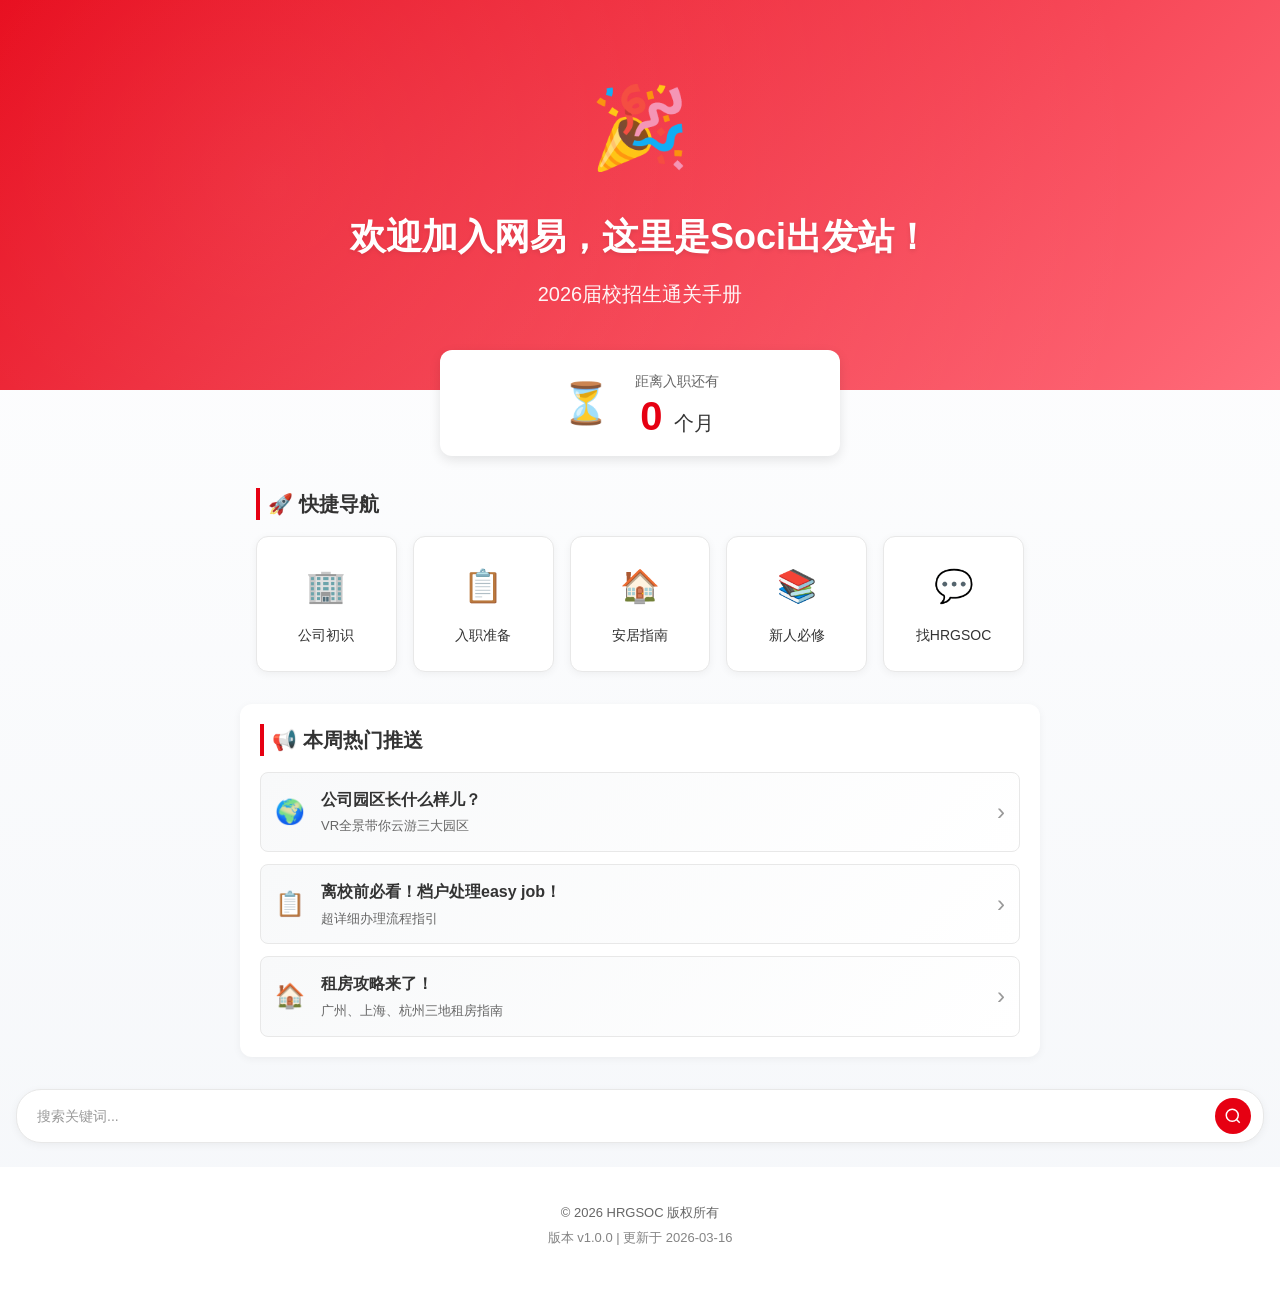
<file: index.html>
<!DOCTYPE html>
<html lang="zh-CN">
<head>
    <meta charset="UTF-8">
    <meta name="viewport" content="width=device-width, initial-scale=1.0, maximum-scale=1.0, user-scalable=no">
    <title>网易互娱校招生指南</title>
    <link rel="stylesheet" href="css/style.css">
    <link rel="stylesheet" href="css/home.css">
</head>
<body>
    <!-- 首页 -->
    <div class="home-page">
        <!-- 欢迎区域 -->
        <header class="welcome-section">
            <div class="welcome-content">
                <div class="welcome-icon">🎉</div>
                <h1>欢迎加入网易，这里是Soci出发站！</h1>
                <p>2026届校招生通关手册</p>
            <div class="welcome-decoration"></div>
            </div>
        </header>

        <!-- 倒计时 -->
        <section class="countdown-section">
            <div class="countdown-content">
                <div class="countdown-icon">⏳</div>
                <div class="countdown-text">
                    <p>距离入职还有</p>
                    <div class="countdown-number">
                        <span id="days-count">--</span>
                        <span class="countdown-unit">个月</span>
                    </div>
                </div>
            </div>
        </section>

        <!-- 快捷导航 -->
        <section class="navigation-section">
            <h2>🚀 快捷导航</h2>
            <div class="nav-grid">
                <a href="company.html" class="nav-item">
                    <div class="nav-icon">🏢</div>
                    <span class="nav-text">公司初识</span>
                </a>
                <a href="onboarding.html" class="nav-item">
                    <div class="nav-icon">📋</div>
                    <span class="nav-text">入职准备</span>
                </a>
                <a href="housing.html" class="nav-item">
                    <div class="nav-icon">🏠</div>
                    <span class="nav-text">安居指南</span>
                </a>
                <a href="courses.html" class="nav-item">
                    <div class="nav-icon">📚</div>
                    <span class="nav-text">新人必修</span>
                </a>
                <a href="hrgsoc.html" class="nav-item">
                    <div class="nav-icon">💬</div>
                    <span class="nav-text">找HRGSOC</span>
                </a>
            </div>
        </section>

        <!-- 热门推送 -->
        <section class="news-section">
            <h2>📢 本周热门推送</h2>
            <div class="news-list">
                <a href="company.html#section-vr" class="news-item">
                    <div class="news-icon">🌍</div>
                    <div class="news-content">
                        <p class="news-title">公司园区长什么样儿？</p>
                        <p class="news-desc">VR全景带你云游三大园区</p>
                    </div>
                    <div class="news-arrow">›</div>
                </a>
                <a href="onboarding.html#section-dossier" class="news-item">
                    <div class="news-icon">📋</div>
                    <div class="news-content">
                        <p class="news-title">离校前必看！档户处理easy job！</p>
                        <p class="news-desc">超详细办理流程指引</p>
                    </div>
                    <div class="news-arrow">›</div>
                </a>
                <a href="housing.html#section-renting" class="news-item">
                    <div class="news-icon">🏠</div>
                    <div class="news-content">
                        <p class="news-title">租房攻略来了！</p>
                        <p class="news-desc">广州、上海、杭州三地租房指南</p>
                    </div>
                    <div class="news-arrow">›</div>
                </a>
            </div>
        </section>

        <!-- 快速搜索 -->
        <section class="search-section">
            <div class="search-box">
                <input type="text" placeholder="搜索关键词..." class="search-input">
                <button class="search-btn">
                    <svg viewBox="0 0 24 24" fill="none" stroke="currentColor" stroke-width="2">
                        <circle cx="11" cy="11" r="8"/>
                        <path d="M21 21l-4.35-4.35"/>
                    </svg>
                </button>
            </div>
        </section>

        <!-- 底部信息 -->
        <footer class="home-footer">
            <p>© 2026 HRGSOC 版权所有</p>
            <p class="version-info">版本 v1.0.0 | 更新于 2026-03-16</p>
        </footer>
    </div>

    <script src="js/home.js"></script>
</body>
</html>
</file>
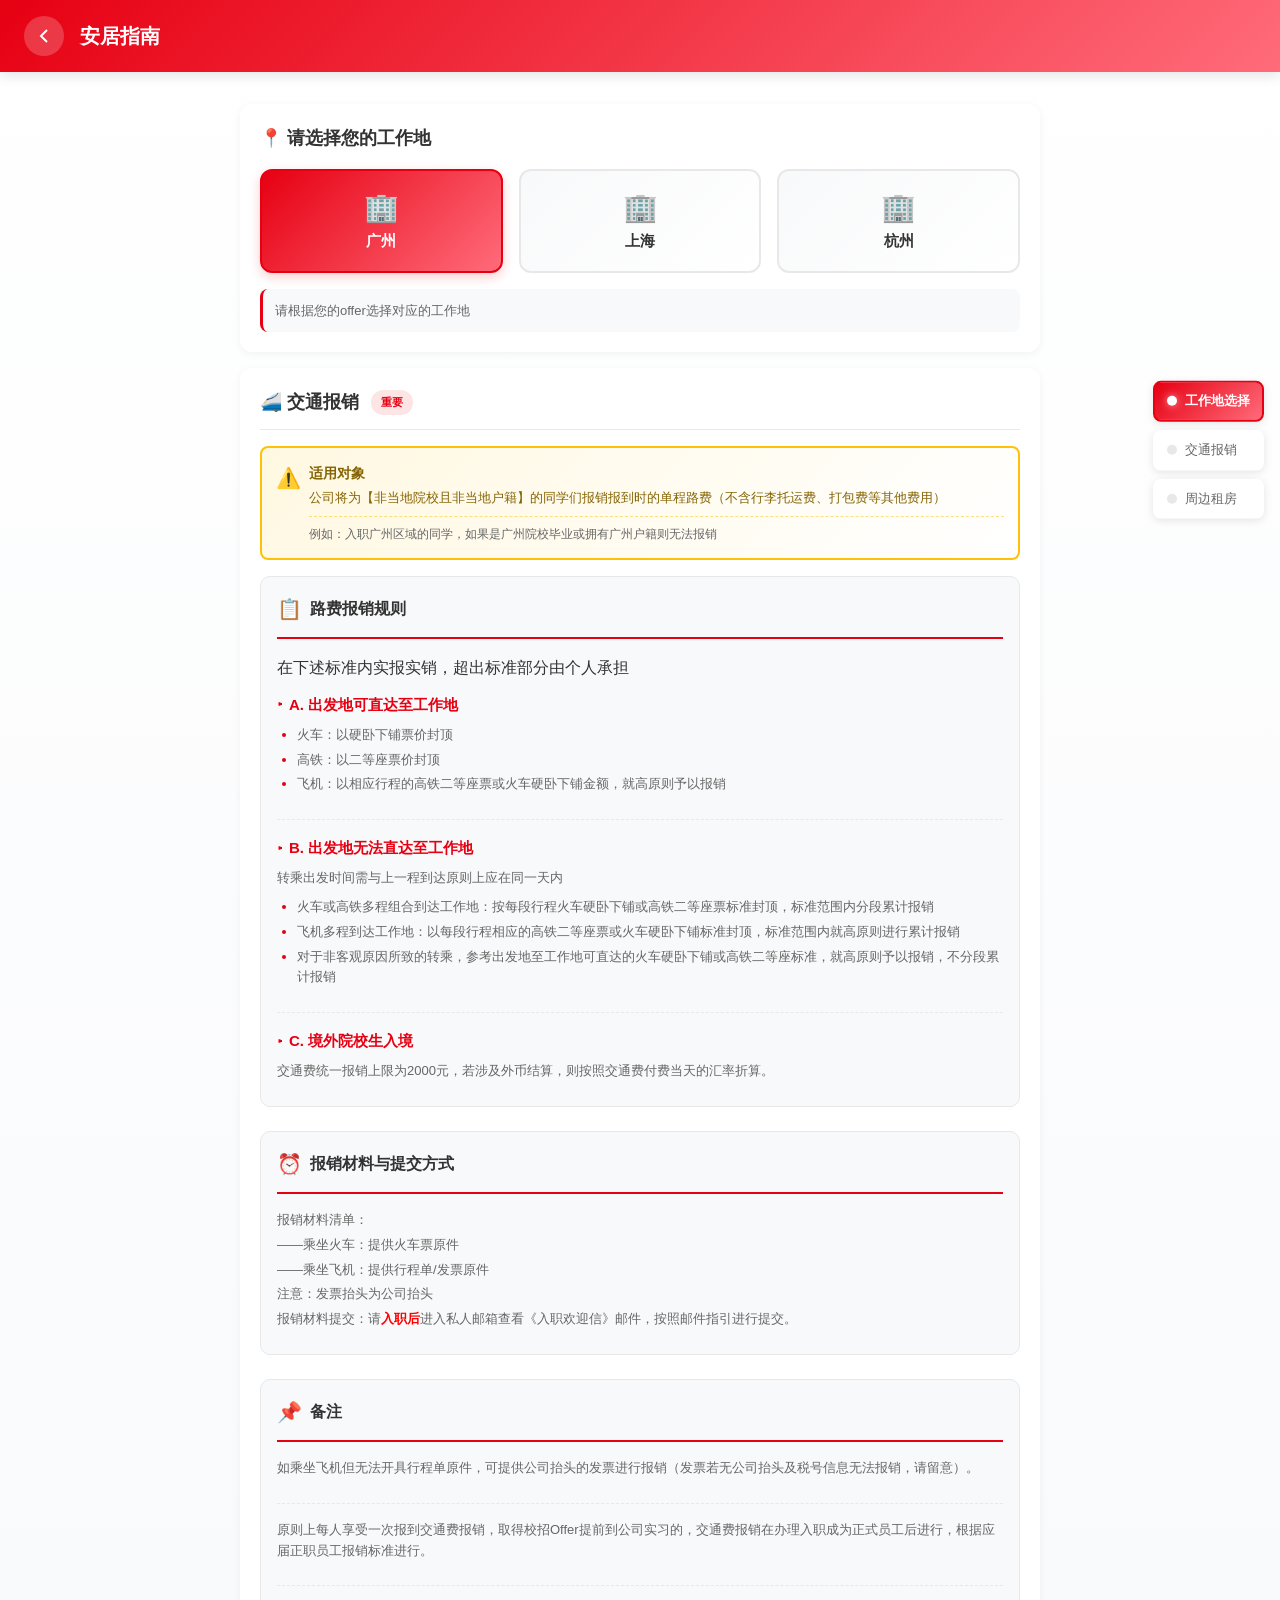
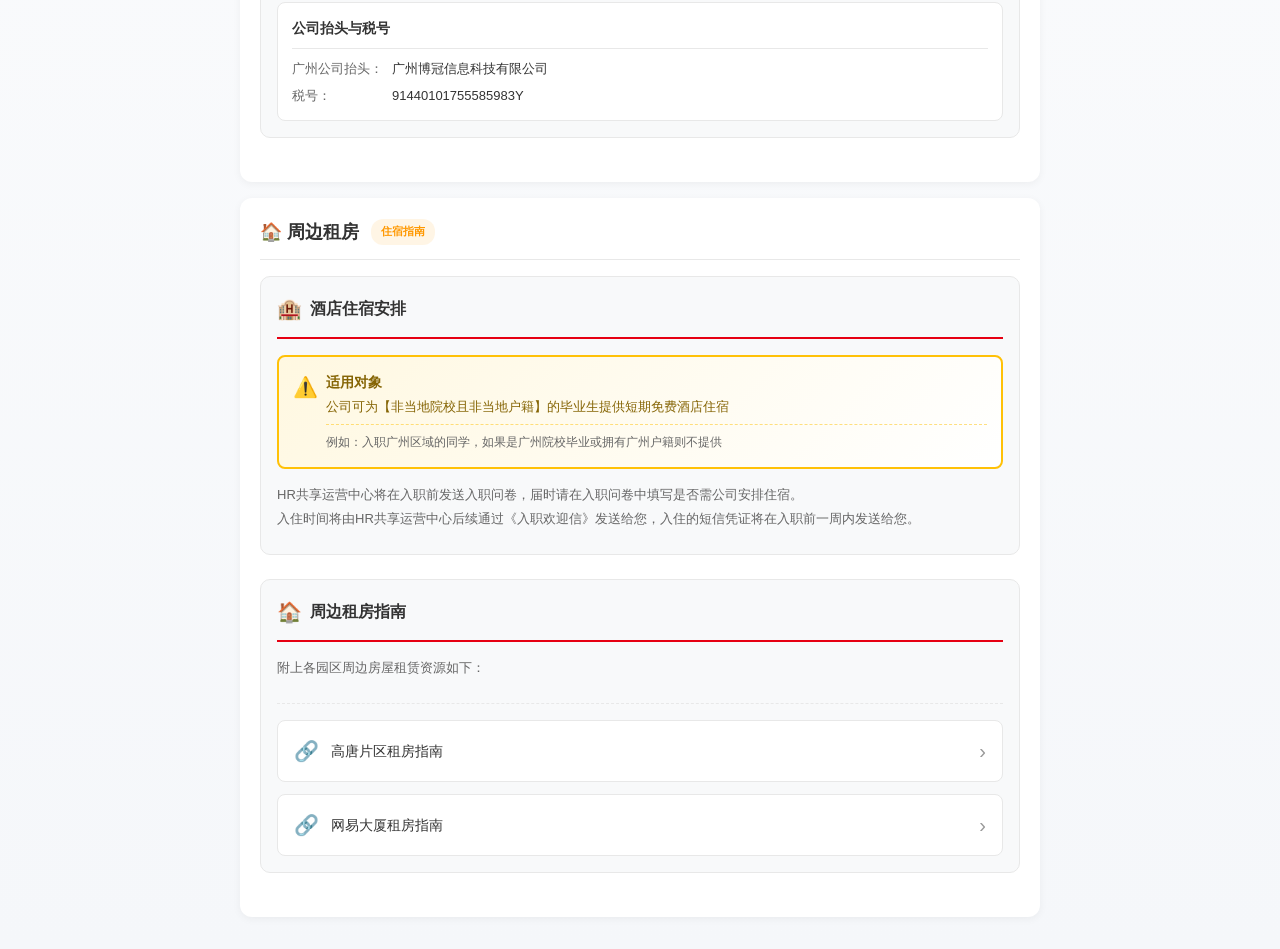
<file: housing.html>
<!DOCTYPE html>
<html lang="zh-CN">
<head>
    <meta charset="UTF-8">
    <meta name="viewport" content="width=device-width, initial-scale=1.0, maximum-scale=1.0, user-scalable=no">
    <title>安居指南 - 网易互娱校招生指南</title>
    <link rel="stylesheet" href="css/style.css">
    <link rel="stylesheet" href="css/housing.css">
</head>
<body>
    <!-- 模块：安居指南 -->
    <div class="module-page housing-module">
        <!-- 顶部导航 -->
        <header class="module-header">
            <button class="back-btn" onclick="goHome()">
                <svg viewBox="0 0 24 24" fill="none" stroke="currentColor" stroke-width="2">
                    <path d="M15 18l-6-6 6-6"/>
                </svg>
            </button>
            <h1>安居指南</h1>
        </header>

        <!-- 主内容区域 -->
        <main class="module-content">
            <!-- 工作地选择 -->
            <section class="location-section" id="section-location">
                <h2>📍 请选择您的工作地</h2>
                <div class="location-selector">
                    <button class="location-btn active" data-location="guangzhou">
                        <span class="location-icon">🏢</span>
                        <span class="location-name">广州</span>
                    </button>
                    <button class="location-btn" data-location="shanghai">
                        <span class="location-icon">🏢</span>
                        <span class="location-name">上海</span>
                    </button>
                    <button class="location-btn" data-location="hangzhou">
                        <span class="location-icon">🏢</span>
                        <span class="location-name">杭州</span>
                    </button>
                </div>
                <p class="location-hint">请根据您的offer选择对应的工作地</p>
            </section>

            <!-- 交通报销 -->
            <section class="process-section" id="section-transport">
                <div class="section-header">
                    <h2>🚄 交通报销</h2>
                    <span class="status-tag">重要</span>
                </div>
                <div class="process-content" id="transport-content">
                    <!-- 内容将通过JavaScript动态加载 -->
                    <div class="loading-placeholder">
                        <p>请先选择工作地</p>
                    </div>
                </div>
            </section>

            <!-- 周边租房 -->
            <section class="process-section" id="section-renting">
                <div class="section-header">
                    <h2>🏠 周边租房</h2>
                    <span class="status-tag optional">住宿指南</span>
                </div>
                <div class="process-content" id="renting-content">
                    <!-- 内容将通过JavaScript动态加载 -->
                    <div class="loading-placeholder">
                        <p>请先选择工作地</p>
                    </div>
                </div>
            </section>
        </main>

        <!-- 阅读导航 -->
        <nav class="reading-nav">
            <div class="nav-toggle">
                <span class="nav-icon">📖</span>
                <span class="nav-text">目录</span>
            </div>
            <div class="nav-items">
                <a href="#section-location" class="nav-item active" data-section="section-location">
                    <span class="nav-dot"></span>
                    <span class="nav-label">工作地选择</span>
                </a>
                <a href="#section-transport" class="nav-item" data-section="section-transport">
                    <span class="nav-dot"></span>
                    <span class="nav-label">交通报销</span>
                </a>
                <a href="#section-renting" class="nav-item" data-section="section-renting">
                    <span class="nav-dot"></span>
                    <span class="nav-label">周边租房</span>
                </a>
            </div>
        </nav>
    </div>

    <script src="js/housing.js"></script>
</body>
</html>
</file>
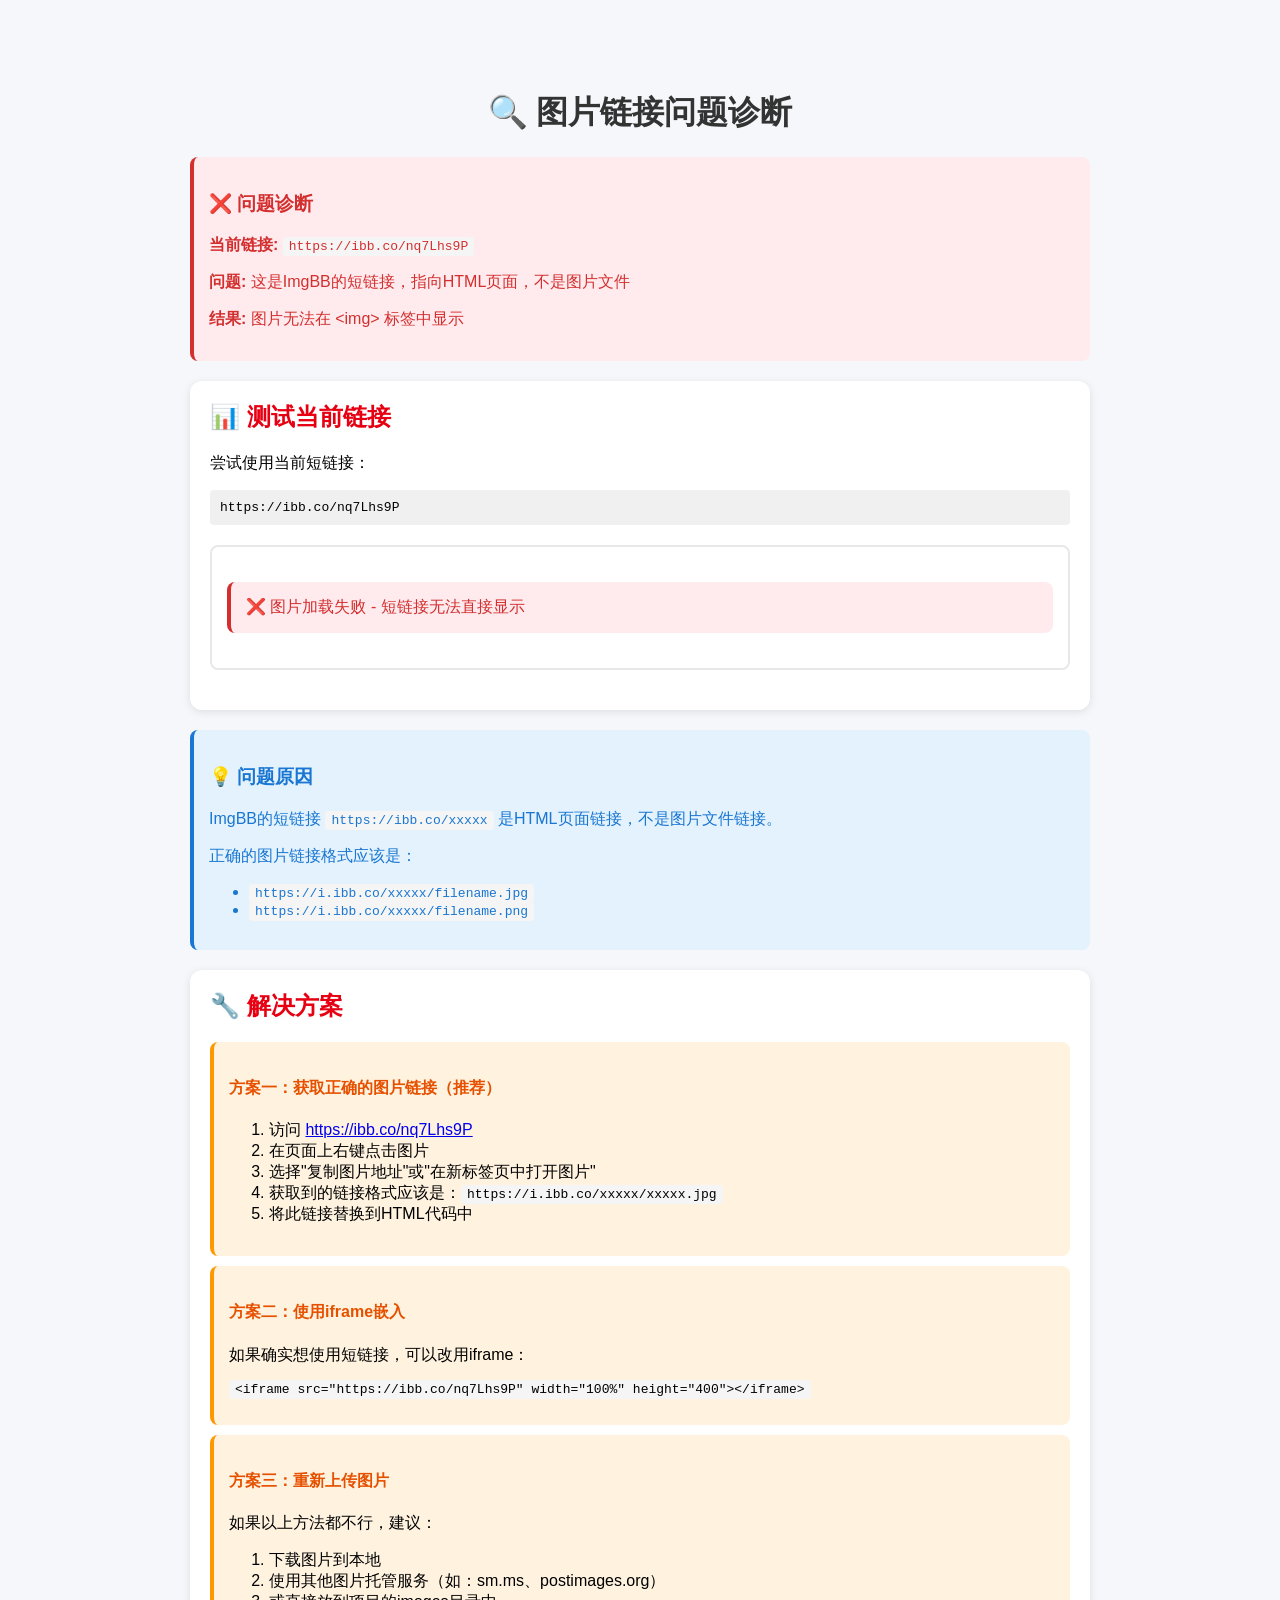
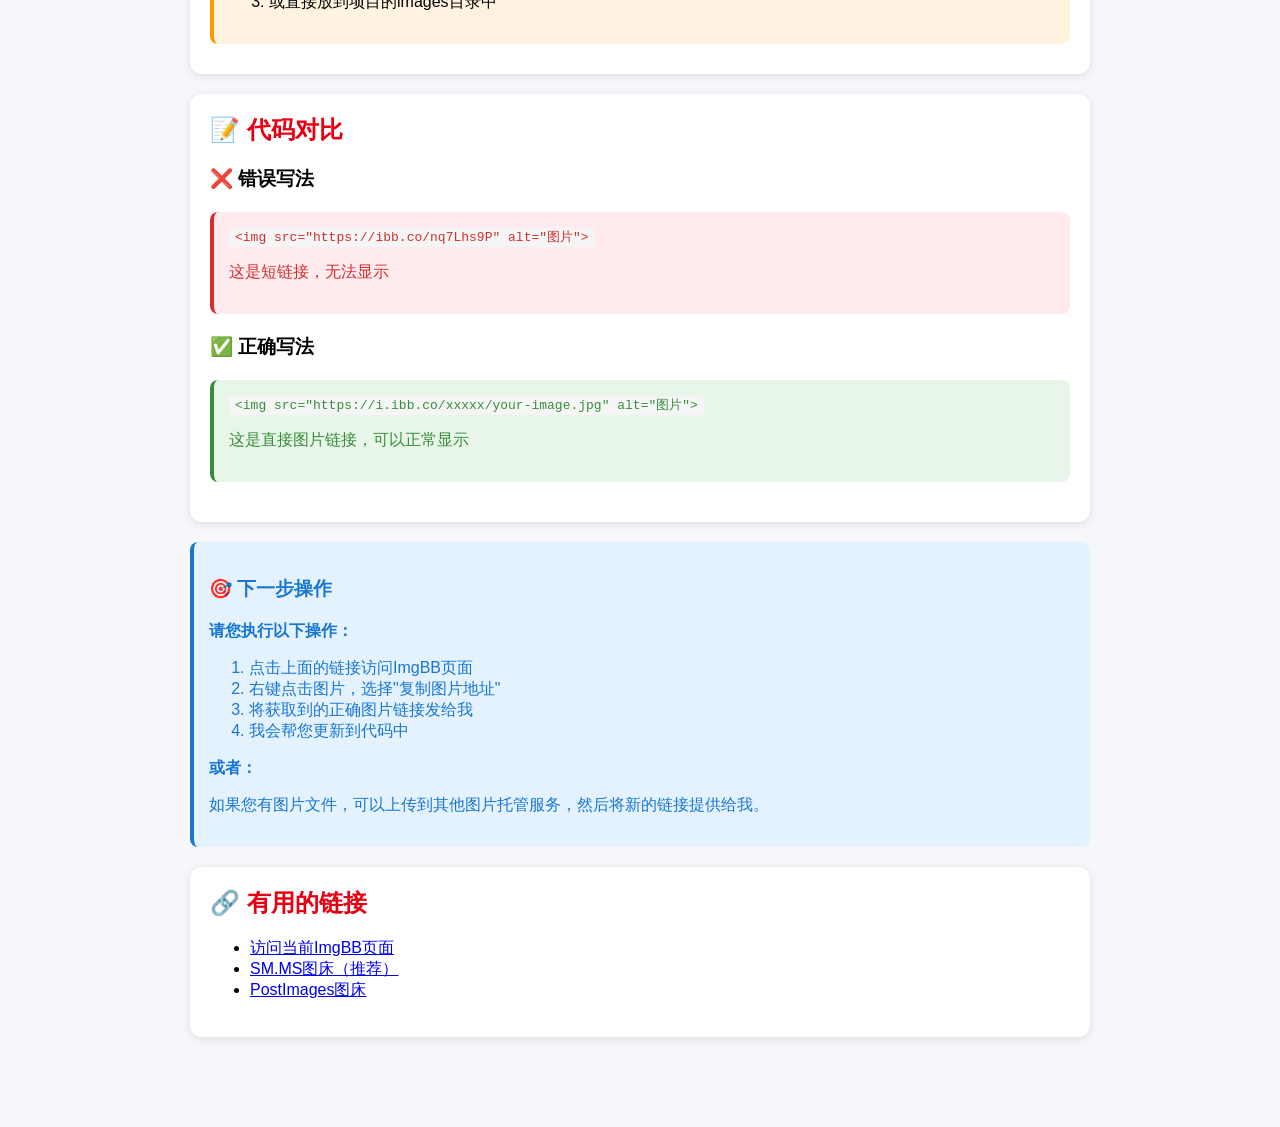
<file: image-test.html>
<!DOCTYPE html>
<html lang="zh-CN">
<head>
    <meta charset="UTF-8">
    <meta name="viewport" content="width=device-width, initial-scale=1.0">
    <title>图片链接测试</title>
    <style>
        body {
            font-family: -apple-system, BlinkMacSystemFont, "Segoe UI", sans-serif;
            max-width: 900px;
            margin: 50px auto;
            padding: 20px;
            background: #f5f7fa;
        }

        h1 {
            color: #333;
            text-align: center;
        }

        .test-section {
            background: white;
            padding: 20px;
            margin: 20px 0;
            border-radius: 12px;
            box-shadow: 0 2px 8px rgba(0,0,0,0.1);
        }

        .test-section h2 {
            color: #e60012;
            margin-top: 0;
        }

        .image-test {
            margin: 20px 0;
            padding: 15px;
            border: 2px solid #e8e8e8;
            border-radius: 8px;
        }

        .image-test img {
            max-width: 100%;
            height: auto;
            border-radius: 8px;
            display: block;
        }

        .link-info {
            background: #f0f0f0;
            padding: 10px;
            border-radius: 4px;
            margin: 10px 0;
            font-family: monospace;
            word-break: break-all;
        }

        .error-message {
            color: #d32f2f;
            background: #ffebee;
            padding: 15px;
            border-radius: 8px;
            border-left: 4px solid #d32f2f;
            margin: 20px 0;
        }

        .success-message {
            color: #388e3c;
            background: #e8f5e9;
            padding: 15px;
            border-radius: 8px;
            border-left: 4px solid #388e3c;
            margin: 20px 0;
        }

        .info-message {
            color: #1976d2;
            background: #e3f2fd;
            padding: 15px;
            border-radius: 8px;
            border-left: 4px solid #1976d2;
            margin: 20px 0;
        }

        code {
            background: #f5f5f5;
            padding: 2px 6px;
            border-radius: 3px;
            font-family: monospace;
        }

        .solution-step {
            background: #fff3e0;
            padding: 15px;
            border-radius: 8px;
            margin: 10px 0;
            border-left: 4px solid #ff9800;
        }

        .solution-step strong {
            color: #e65100;
        }
    </style>
</head>
<body>
    <h1>🔍 图片链接问题诊断</h1>

    <div class="error-message">
        <h3>❌ 问题诊断</h3>
        <p><strong>当前链接:</strong> <code>https://ibb.co/nq7Lhs9P</code></p>
        <p><strong>问题:</strong> 这是ImgBB的短链接，指向HTML页面，不是图片文件</p>
        <p><strong>结果:</strong> 图片无法在 &lt;img&gt; 标签中显示</p>
    </div>

    <div class="test-section">
        <h2>📊 测试当前链接</h2>
        <p>尝试使用当前短链接：</p>
        <div class="link-info">https://ibb.co/nq7Lhs9P</div>
        
        <div class="image-test">
            <p><strong>测试结果：</strong></p>
            <img src="https://ibb.co/nq7Lhs9P" alt="测试图片（短链接）" onerror="this.parentElement.innerHTML='<div class=\'error-message\'>❌ 图片加载失败 - 短链接无法直接显示</div>'">
        </div>
    </div>

    <div class="info-message">
        <h3>💡 问题原因</h3>
        <p>ImgBB的短链接 <code>https://ibb.co/xxxxx</code> 是HTML页面链接，不是图片文件链接。</p>
        <p>正确的图片链接格式应该是：</p>
        <ul>
            <li><code>https://i.ibb.co/xxxxx/filename.jpg</code></li>
            <li><code>https://i.ibb.co/xxxxx/filename.png</code></li>
        </ul>
    </div>

    <div class="test-section">
        <h2>🔧 解决方案</h2>
        
        <div class="solution-step">
            <h4><strong>方案一：获取正确的图片链接（推荐）</strong></h4>
            <ol>
                <li>访问 <a href="https://ibb.co/nq7Lhs9P" target="_blank">https://ibb.co/nq7Lhs9P</a></li>
                <li>在页面上右键点击图片</li>
                <li>选择"复制图片地址"或"在新标签页中打开图片"</li>
                <li>获取到的链接格式应该是：<code>https://i.ibb.co/xxxxx/xxxxx.jpg</code></li>
                <li>将此链接替换到HTML代码中</li>
            </ol>
        </div>

        <div class="solution-step">
            <h4><strong>方案二：使用iframe嵌入</strong></h4>
            <p>如果确实想使用短链接，可以改用iframe：</p>
            <pre><code>&lt;iframe src="https://ibb.co/nq7Lhs9P" width="100%" height="400"&gt;&lt;/iframe&gt;</code></pre>
        </div>

        <div class="solution-step">
            <h4><strong>方案三：重新上传图片</strong></h4>
            <p>如果以上方法都不行，建议：</p>
            <ol>
                <li>下载图片到本地</li>
                <li>使用其他图片托管服务（如：sm.ms、postimages.org）</li>
                <li>或直接放到项目的images目录中</li>
            </ol>
        </div>
    </div>

    <div class="test-section">
        <h2>📝 代码对比</h2>
        
        <h3>❌ 错误写法</h3>
        <div class="error-message">
            <code>&lt;img src="https://ibb.co/nq7Lhs9P" alt="图片"&gt;</code>
            <p>这是短链接，无法显示</p>
        </div>

        <h3>✅ 正确写法</h3>
        <div class="success-message">
            <code>&lt;img src="https://i.ibb.co/xxxxx/your-image.jpg" alt="图片"&gt;</code>
            <p>这是直接图片链接，可以正常显示</p>
        </div>
    </div>

    <div class="info-message">
        <h3>🎯 下一步操作</h3>
        <p><strong>请您执行以下操作：</strong></p>
        <ol>
            <li>点击上面的链接访问ImgBB页面</li>
            <li>右键点击图片，选择"复制图片地址"</li>
            <li>将获取到的正确图片链接发给我</li>
            <li>我会帮您更新到代码中</li>
        </ol>
        <p><strong>或者：</strong></p>
        <p>如果您有图片文件，可以上传到其他图片托管服务，然后将新的链接提供给我。</p>
    </div>

    <div class="test-section">
        <h2>🔗 有用的链接</h2>
        <ul>
            <li><a href="https://ibb.co/nq7Lhs9P" target="_blank">访问当前ImgBB页面</a></li>
            <li><a href="https://sm.ms/" target="_blank">SM.MS图床（推荐）</a></li>
            <li><a href="https://postimages.org/" target="_blank">PostImages图床</a></li>
        </ul>
    </div>

    <script>
        console.log('图片链接测试页面已加载');
        console.log('问题：使用的是ImgBB短链接，不是直接图片链接');
        console.log('解决方案：获取正确的图片URL或使用其他托管服务');
    </script>
</body>
</html>
</file>
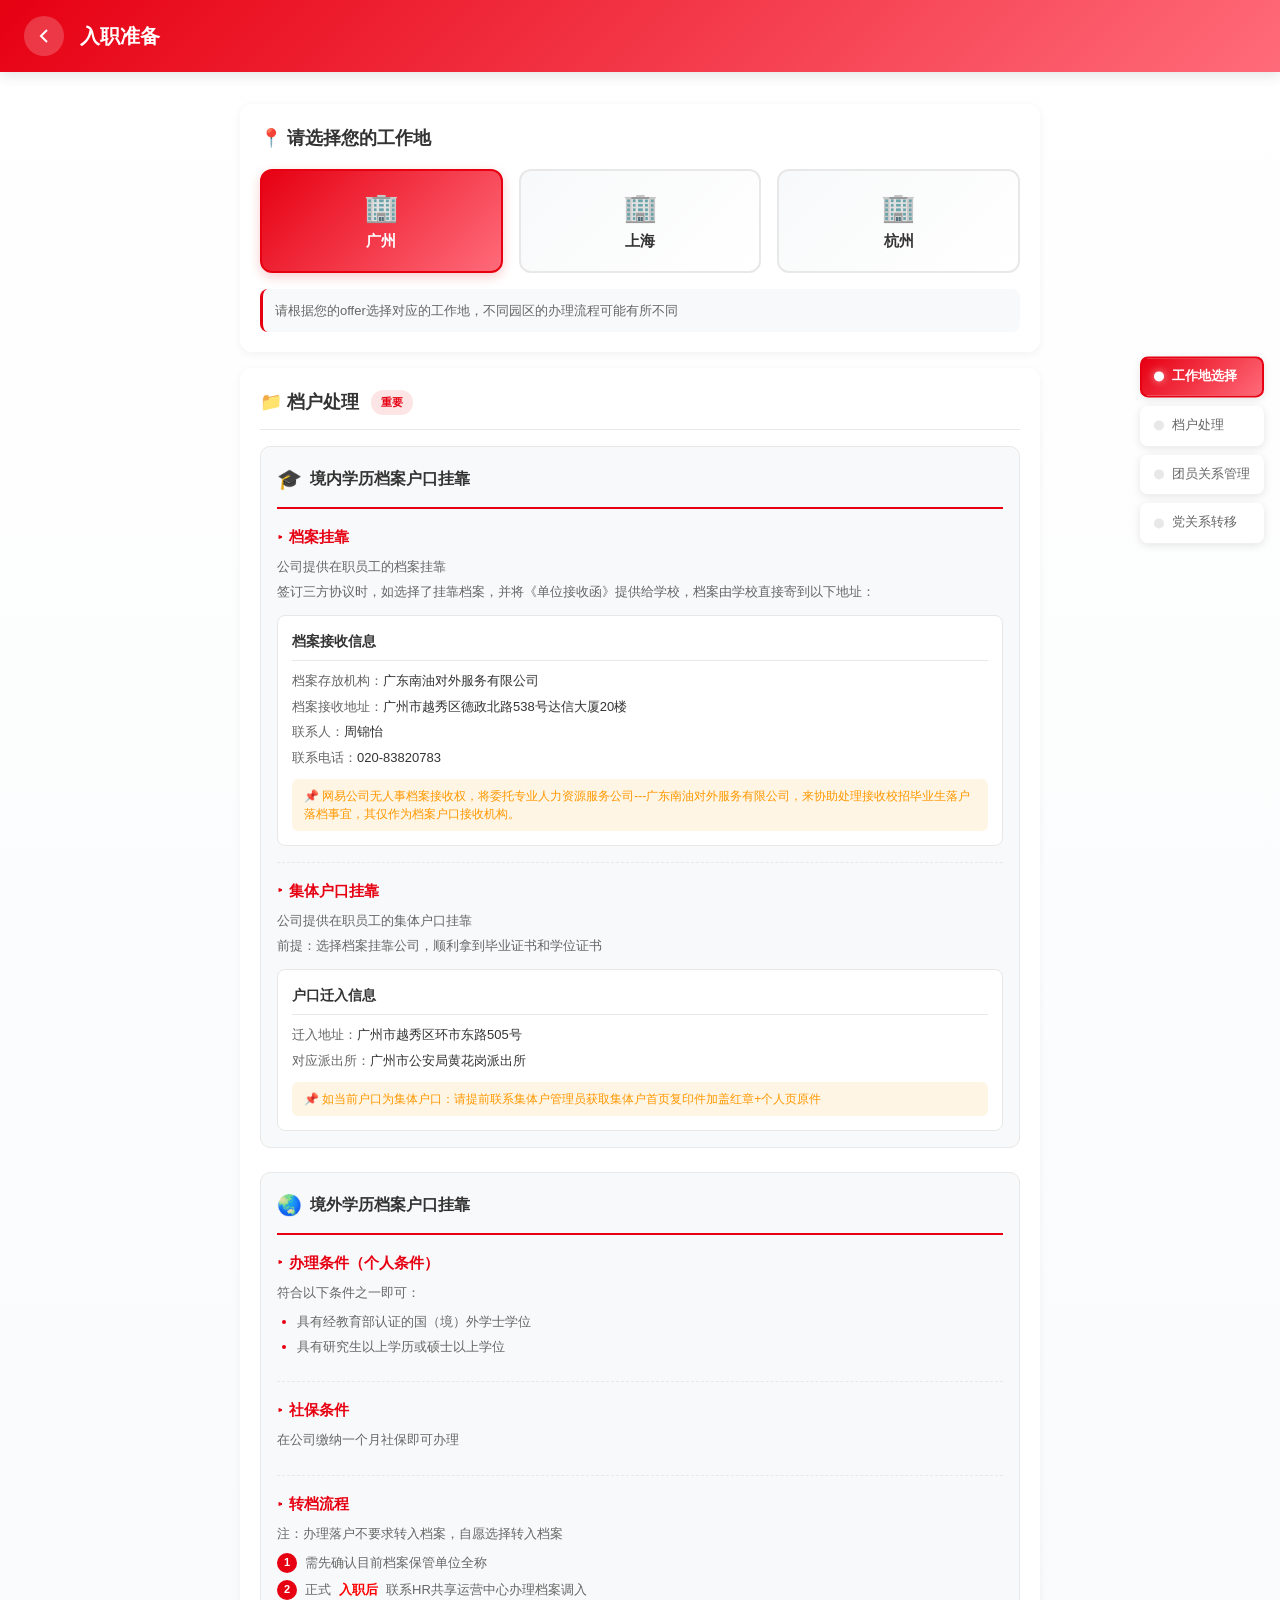
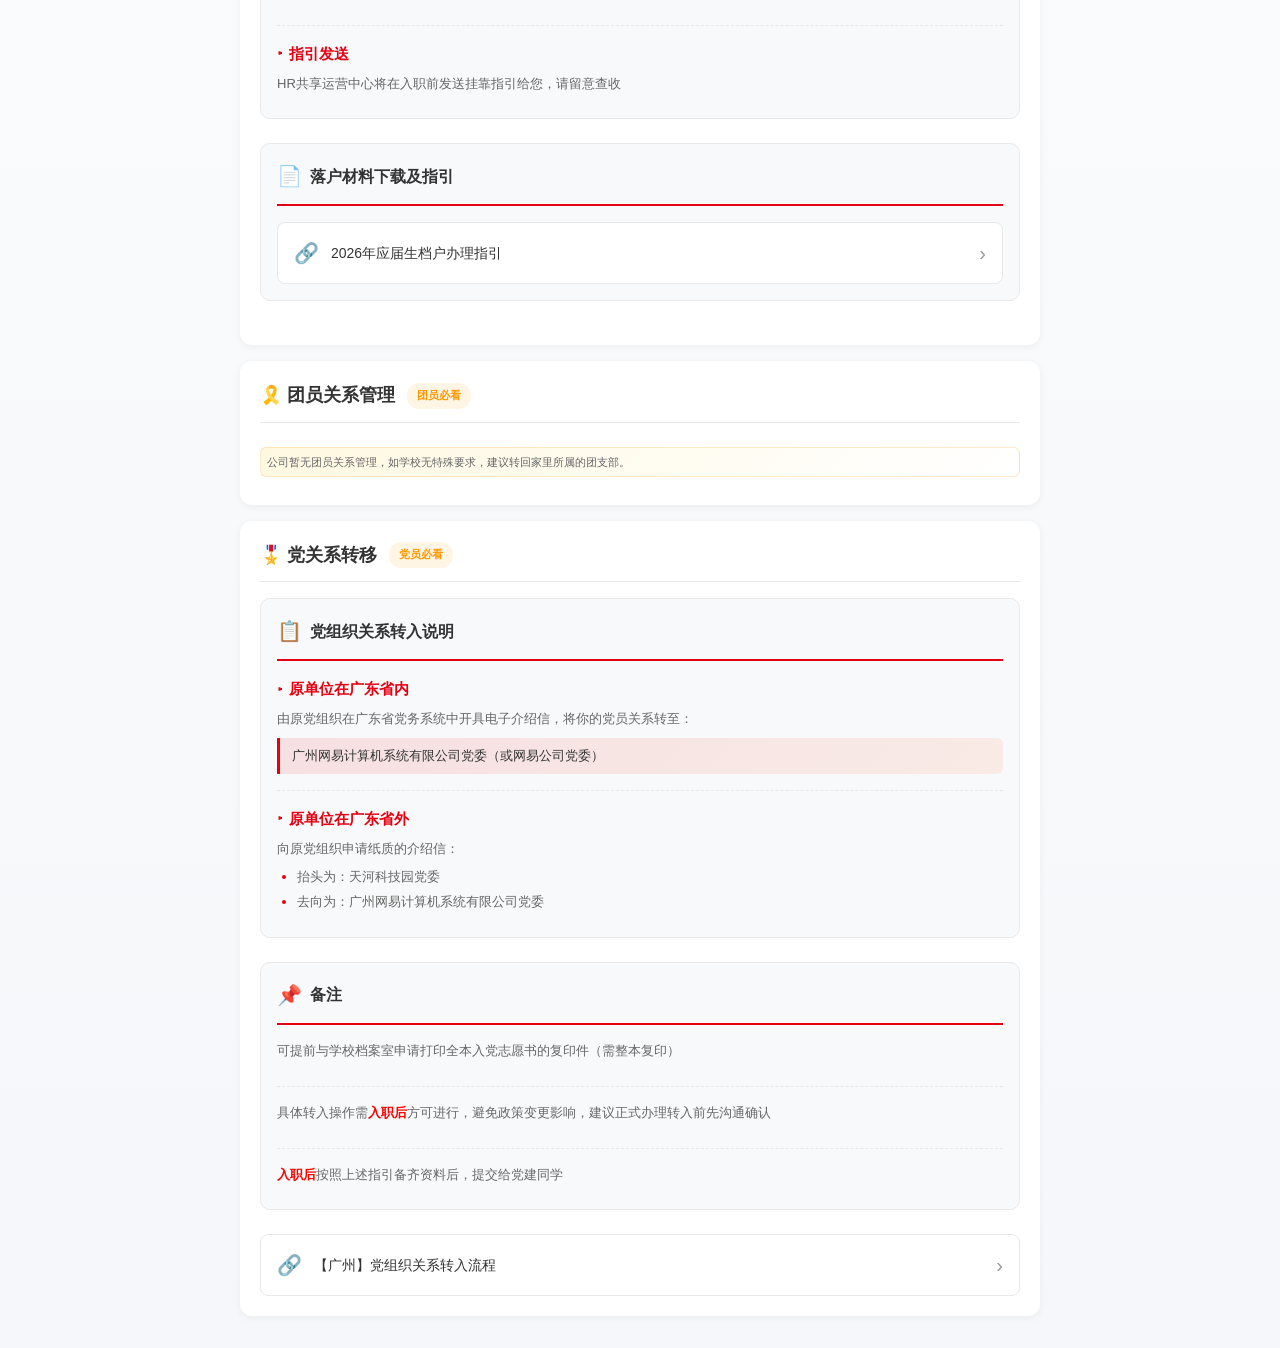
<file: onboarding.html>
<!DOCTYPE html>
<html lang="zh-CN">
<head>
    <meta charset="UTF-8">
    <meta name="viewport" content="width=device-width, initial-scale=1.0, maximum-scale=1.0, user-scalable=no">
    <title>入职准备 - 网易互娱校招生指南</title>
    <link rel="stylesheet" href="css/style.css">
    <link rel="stylesheet" href="css/onboarding.css">
</head>
<body>
    <!-- 模块：入职准备 -->
    <div class="module-page onboarding-module">
        <!-- 顶部导航 -->
        <header class="module-header">
            <button class="back-btn" onclick="goHome()">
                <svg viewBox="0 0 24 24" fill="none" stroke="currentColor" stroke-width="2">
                    <path d="M15 18l-6-6 6-6"/>
                </svg>
            </button>
            <h1>入职准备</h1>
        </header>

        <!-- 主内容区域 -->
        <main class="module-content">
            <!-- 工作地选择 -->
            <section class="location-section" id="section-location">
                <h2>📍 请选择您的工作地</h2>
                <div class="location-selector">
                    <button class="location-btn active" data-location="guangzhou">
                        <span class="location-icon">🏢</span>
                        <span class="location-name">广州</span>
                    </button>
                    <button class="location-btn" data-location="shanghai">
                        <span class="location-icon">🏢</span>
                        <span class="location-name">上海</span>
                    </button>
                    <button class="location-btn" data-location="hangzhou">
                        <span class="location-icon">🏢</span>
                        <span class="location-name">杭州</span>
                    </button>
                </div>
                <p class="location-hint">请根据您的offer选择对应的工作地，不同园区的办理流程可能有所不同</p>
            </section>

            <!-- 档户处理 -->
            <section class="process-section" id="section-dossier">
                <div class="section-header">
                    <h2>📁 档户处理</h2>
                    <span class="status-tag">重要</span>
                </div>
                <div class="process-content" id="dossier-content">
                    <!-- 内容将通过JavaScript动态加载 -->
                    <div class="loading-placeholder">
                        <p>请先选择工作地</p>
                    </div>
                </div>
            </section>

            <!-- 团员关系管理 -->
            <section class="process-section" id="section-league">
                <div class="section-header">
                    <h2>🎗️ 团员关系管理</h2>
                    <span class="status-tag optional">团员必看</span>
                </div>
                <div class="process-content" id="league-content">
                    <!-- 内容将通过JavaScript动态加载 -->
                    <div class="loading-placeholder">
                        <p>请先选择工作地</p>
                    </div>
                </div>
            </section>

            <!-- 党关系转移 -->
            <section class="process-section" id="section-party">
                <div class="section-header">
                    <h2>🎖️ 党关系转移</h2>
                    <span class="status-tag optional">党员必看</span>
                </div>
                <div class="process-content" id="party-content">
                    <!-- 内容将通过JavaScript动态加载 -->
                    <div class="loading-placeholder">
                        <p>请先选择工作地</p>
                    </div>
                </div>
            </section>
        </main>

        <!-- 阅读导航 -->
        <nav class="reading-nav">
            <div class="nav-toggle">
                <span class="nav-icon">📖</span>
                <span class="nav-text">目录</span>
            </div>
            <div class="nav-items">
                <a href="#section-location" class="nav-item active" data-section="section-location">
                    <span class="nav-dot"></span>
                    <span class="nav-label">工作地选择</span>
                </a>
                <a href="#section-dossier" class="nav-item" data-section="section-dossier">
                    <span class="nav-dot"></span>
                    <span class="nav-label">档户处理</span>
                </a>
                <a href="#section-league" class="nav-item" data-section="section-league">
                    <span class="nav-dot"></span>
                    <span class="nav-label">团员关系管理</span>
                </a>
                <a href="#section-party" class="nav-item" data-section="section-party">
                    <span class="nav-dot"></span>
                    <span class="nav-label">党关系转移</span>
                </a>
            </div>
        </nav>
    </div>

    <script src="js/onboarding.js"></script>
</body>
</html>
</file>
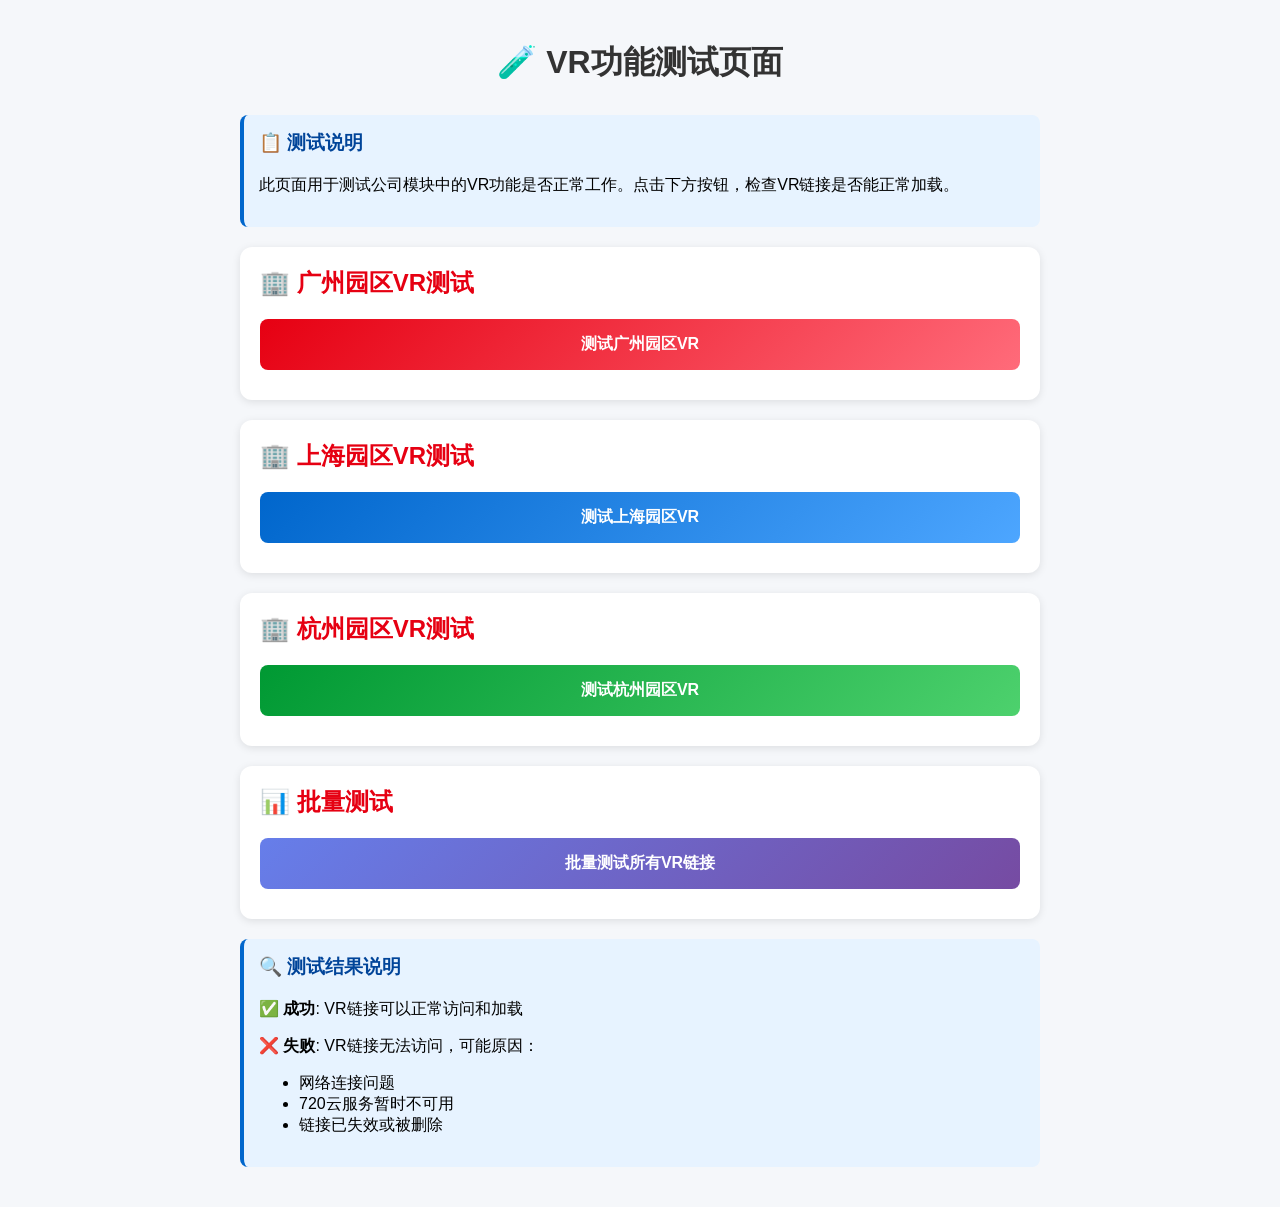
<file: vr-test.html>
<!DOCTYPE html>
<html lang="zh-CN">
<head>
    <meta charset="UTF-8">
    <meta name="viewport" content="width=device-width, initial-scale=1.0, maximum-scale=1.0, user-scalable=no">
    <title>VR功能测试</title>
    <style>
        body {
            font-family: -apple-system, BlinkMacSystemFont, "Segoe UI", "PingFang SC", sans-serif;
            margin: 0;
            padding: 20px;
            background: #f5f7fa;
        }

        .test-container {
            max-width: 800px;
            margin: 0 auto;
        }

        h1 {
            color: #333;
            text-align: center;
            margin-bottom: 30px;
        }

        .test-item {
            background: white;
            padding: 20px;
            margin-bottom: 20px;
            border-radius: 12px;
            box-shadow: 0 2px 8px rgba(0,0,0,0.1);
        }

        .test-item h2 {
            margin-top: 0;
            color: #e60012;
        }

        .vr-btn {
            display: block;
            width: 100%;
            padding: 15px;
            margin: 10px 0;
            border: none;
            border-radius: 8px;
            font-size: 16px;
            font-weight: 600;
            cursor: pointer;
            color: white;
            transition: all 0.3s ease;
        }

        .vr-btn.guangzhou {
            background: linear-gradient(135deg, #e60012 0%, #ff6b7a 100%);
        }

        .vr-btn.shanghai {
            background: linear-gradient(135deg, #0066cc 0%, #4da6ff 100%);
        }

        .vr-btn.hangzhou {
            background: linear-gradient(135deg, #009933 0%, #4dd16d 100%);
        }

        .vr-btn:hover {
            transform: translateY(-2px);
            box-shadow: 0 4px 12px rgba(0,0,0,0.15);
        }

        .test-result {
            margin-top: 20px;
            padding: 15px;
            border-radius: 8px;
            display: none;
        }

        .test-result.success {
            background: #d4edda;
            color: #155724;
            border: 1px solid #c3e6cb;
        }

        .test-result.error {
            background: #f8d7da;
            color: #721c24;
            border: 1px solid #f5c6cb;
        }

        .info-box {
            background: #e7f3ff;
            padding: 15px;
            border-radius: 8px;
            margin: 20px 0;
            border-left: 4px solid #0066cc;
        }

        .info-box h3 {
            margin-top: 0;
            color: #004499;
        }
    </style>
</head>
<body>
    <div class="test-container">
        <h1>🧪 VR功能测试页面</h1>

        <div class="info-box">
            <h3>📋 测试说明</h3>
            <p>此页面用于测试公司模块中的VR功能是否正常工作。点击下方按钮，检查VR链接是否能正常加载。</p>
        </div>

        <div class="test-item">
            <h2>🏢 广州园区VR测试</h2>
            <button class="vr-btn guangzhou" onclick="testVR('guangzhou')">
                测试广州园区VR
            </button>
            <div class="test-result" id="result-guangzhou"></div>
        </div>

        <div class="test-item">
            <h2>🏢 上海园区VR测试</h2>
            <button class="vr-btn shanghai" onclick="testVR('shanghai')">
                测试上海园区VR
            </button>
            <div class="test-result" id="result-shanghai"></div>
        </div>

        <div class="test-item">
            <h2>🏢 杭州园区VR测试</h2>
            <button class="vr-btn hangzhou" onclick="testVR('hangzhou')">
                测试杭州园区VR
            </button>
            <div class="test-result" id="result-hangzhou"></div>
        </div>

        <div class="test-item">
            <h2>📊 批量测试</h2>
            <button class="vr-btn" style="background: linear-gradient(135deg, #667eea 0%, #764ba2 100%);" onclick="testAllVR()">
                批量测试所有VR链接
            </button>
            <div class="test-result" id="result-all"></div>
        </div>

        <div class="info-box">
            <h3>🔍 测试结果说明</h3>
            <p><strong>✅ 成功</strong>: VR链接可以正常访问和加载</p>
            <p><strong>❌ 失败</strong>: VR链接无法访问，可能原因：</p>
            <ul>
                <li>网络连接问题</li>
                <li>720云服务暂时不可用</li>
                <li>链接已失效或被删除</li>
            </ul>
        </div>
    </div>

    <script>
        // VR链接配置
        const vrLinks = {
            guangzhou: 'https://www.720yun.com/t/a3vkbefbg7y?scene_id=88507574',
            shanghai: 'https://www.720yun.com/t/a3vkbefbg7y?scene_id=128956779',
            hangzhou: 'https://www.720yun.com/t/a3vkbefbg7y?scene_id=88507644'
        };

        // 测试单个VR链接
        async function testVR(campus) {
            const resultDiv = document.getElementById(`result-${campus}`);
            const url = vrLinks[campus];

            resultDiv.style.display = 'block';
            resultDiv.innerHTML = '⏳ 正在测试连接...';
            resultDiv.className = 'test-result';

            try {
                // 使用fetch测试链接是否可访问
                const response = await fetch(url, {
                    method: 'HEAD',
                    mode: 'no-cors', // 由于跨域限制，使用no-cors模式
                    cache: 'no-cache'
                });

                // 由于no-cors模式无法获取响应状态，我们假设如果请求没有抛出错误则链接有效
                resultDiv.innerHTML = `✅ <strong>${campus.toUpperCase()}园区VR测试成功</strong><br>
                链接: ${url}<br>
                状态: 链接可访问`;
                resultDiv.classList.add('success');

            } catch (error) {
                // 如果请求失败，可能是网络问题或链接无效
                // 但由于跨域限制，我们不能确定具体原因
                resultDiv.innerHTML = `⚠️ <strong>${campus.toUpperCase()}园区VR测试结果</strong><br>
                链接: ${url}<br>
                注意: 由于跨域限制，无法准确测试链接状态<br>
                建议: 直接在浏览器中打开链接验证`;

                resultDiv.classList.remove('success');
                resultDiv.classList.remove('error');
            }
        }

        // 批量测试所有VR链接
        async function testAllVR() {
            const resultDiv = document.getElementById('result-all');
            resultDiv.style.display = 'block';
            resultDiv.innerHTML = '⏳ 正在批量测试所有VR链接...';
            resultDiv.className = 'test-result';

            const campuses = ['guangzhou', 'shanghai', 'hangzhou'];
            let results = [];

            for (const campus of campuses) {
                const url = vrLinks[campus];
                results.push(`📍 ${campus.toUpperCase()}: ${url}`);
            }

            resultDiv.innerHTML = `📋 <strong>所有VR链接配置:</strong><br><br>${results.join('<br>')}<br><br>
            <strong>💡 建议:</strong><br>
            1. 逐个点击上方按钮测试各园区VR<br>
            2. 直接在浏览器新标签中打开链接验证<br>
            3. 在公司模块中实际测试VR功能`;

            resultDiv.classList.remove('success');
            resultDiv.classList.remove('error');
        }

        // 页面加载完成后的提示
        window.addEventListener('load', function() {
            console.log('VR测试页面加载完成');
            console.log('可用的VR链接:', vrLinks);
        });
    </script>
</body>
</html>
</file>
<file: css/style.css>
/* 全局样式重置 */
* {
    margin: 0;
    padding: 0;
    box-sizing: border-box;
}

body {
    font-family: -apple-system, BlinkMacSystemFont, "Segoe UI", "PingFang SC", "Hiragino Sans GB", "Microsoft YaHei", sans-serif;
    background-color: #f5f7fa;
    color: #333;
    line-height: 1.6;
    -webkit-font-smoothing: antialiased;
}

/* 隐藏滚动条但允许滚动 */
body::-webkit-scrollbar {
    display: none;
}

body {
    -ms-overflow-style: none;
    scrollbar-width: none;
}

/* 通用按钮样式 */
button {
    cursor: pointer;
    border: none;
    outline: none;
    background: none;
    font-family: inherit;
}

/* 链接样式 */
a {
    text-decoration: none;
    color: inherit;
}

/* 容器最大宽度 */
.container {
    max-width: 750px;
    margin: 0 auto;
}

/* 工具类 */
.text-center {
    text-align: center;
}

.text-right {
    text-align: right;
}

.text-left {
    text-align: left;
}

/* 颜色变量 */
:root {
    --primary-color: #e60012;
    --secondary-color: #ff6b7a;
    --text-primary: #333;
    --text-secondary: #666;
    --text-light: #999;
    --bg-white: #fff;
    --bg-light: #f5f7fa;
    --border-color: #e8e8e8;
    --shadow-sm: 0 2px 8px rgba(0, 0, 0, 0.05);
    --shadow-md: 0 4px 12px rgba(0, 0, 0, 0.1);
}
</file>
<file: css/home.css>
/* 欢迎图片样式 */
.welcome-image {
    position: absolute;
    left: 20px;
    bottom: 20px;
    width: 120px;
    height: auto;
    z-index: 1;
    /* 临时添加红色边框用于调试 */
    border: 2px solid red;
}

/* 覆盖原有overflow设置 */
.welcome-section {
    overflow: visible !important;
}/* 首页样式 */

/* 欢迎区域 */
.home-page {
    min-height: 100vh;
    background: linear-gradient(180deg, #fff 0%, #f5f7fa 100%);
}

.welcome-section {
    background: linear-gradient(135deg, var(--primary-color) 0%, var(--secondary-color) 100%);
    color: white;
    padding: 3rem 1.5rem 4rem;
    position: relative;
    overflow: hidden;
    text-align: center;
}

.welcome-content {
    position: relative;
    z-index: 2;
}

.welcome-icon {
    font-size: 4rem;
    margin-bottom: 1rem;
    animation: bounce 2s infinite;
}

@keyframes bounce {
    0%, 100% { transform: translateY(0); }
    50% { transform: translateY(-10px); }
}

.welcome-section h1 {
    font-size: 1.75rem;
    font-weight: 700;
    margin-bottom: 0.75rem;
    text-shadow: 0 2px 4px rgba(0, 0, 0, 0.1);
}

.welcome-section p {
    font-size: 1.1rem;
    opacity: 0.95;
    margin: 0;
}

.welcome-decoration {
    position: absolute;
    top: -50%;
    right: -20%;
    width: 200%;
    height: 200%;
    background: radial-gradient(circle, rgba(255,255,255,0.1) 0%, transparent 70%);
    animation: rotate 20s linear infinite;
}

@keyframes rotate {
    from { transform: rotate(0deg); }
    to { transform: rotate(360deg); }
}

/* 倒计时区域 */
.countdown-section {
    background: white;
    margin: -2rem 1rem 1.5rem;
    border-radius: 12px;
    padding: 1.25rem;
    box-shadow: var(--shadow-md);
    position: relative;
    z-index: 10;
}

.countdown-content {
    display: flex;
    align-items: center;
    justify-content: center;
    gap: 1.5rem;
}

.countdown-icon {
    font-size: 2.5rem;
}

.countdown-text {
    text-align: center;
}

.countdown-text p {
    font-size: 0.875rem;
    color: var(--text-secondary);
    margin-bottom: 0.25rem;
}

.countdown-number {
    font-size: 2.5rem;
    font-weight: 700;
    color: var(--primary-color);
    line-height: 1;
}

.countdown-unit {
    font-size: 1.25rem;
    color: var(--text-primary);
    font-weight: 500;
}

/* 导航区域 */
.navigation-section {
    padding: 0 1rem;
    margin-bottom: 1.5rem;
}

.navigation-section h2 {
    font-size: 1.25rem;
    font-weight: 600;
    margin-bottom: 1rem;
    padding-left: 0.5rem;
    border-left: 4px solid var(--primary-color);
}

.nav-grid {
    display: grid;
    grid-template-columns: repeat(2, 1fr);
    gap: 1rem;
}

.nav-item {
    background: white;
    border-radius: 12px;
    padding: 1.75rem 1.25rem;
    text-align: center;
    transition: all 0.3s ease;
    box-shadow: var(--shadow-sm);
    border: 1px solid var(--border-color);
    cursor: pointer;
    text-decoration: none;
}

.nav-item:hover {
    transform: translateY(-4px);
    box-shadow: var(--shadow-md);
    border-color: var(--secondary-color);
}

.nav-item:active {
    transform: translateY(-2px);
}

.nav-icon {
    font-size: 2rem;
    margin-bottom: 0.75rem;
}

.nav-text {
    display: block;
    font-size: 0.875rem;
    font-weight: 500;
    color: var(--text-primary);
}

.nav-text-wrapper {
    display: flex;
    flex-direction: column;
    align-items: center;
    gap: 0.25rem;
}

.nav-tag {
    font-size: 0.65rem;
    color: #ff6b35;
    background: rgba(255, 107, 53, 0.1);
    padding: 0.125rem 0.5rem;
    border-radius: 10px;
    font-weight: 600;
    letter-spacing: 0.5px;
}

/* 热门推送区域 */
.news-section {
    background: white;
    margin: 0 1rem 1.5rem;
    border-radius: 12px;
    padding: 1.25rem;
    box-shadow: var(--shadow-sm);
}

.news-section h2 {
    font-size: 1.25rem;
    font-weight: 600;
    margin-bottom: 1rem;
    padding-left: 0.5rem;
    border-left: 4px solid var(--primary-color);
}

.news-list {
    display: flex;
    flex-direction: column;
    gap: 0.75rem;
}

.news-item {
    display: flex;
    align-items: center;
    padding: 0.875rem;
    background: linear-gradient(135deg, #f8f9fa 0%, #fff 100%);
    border-radius: 8px;
    border: 1px solid var(--border-color);
    transition: all 0.3s ease;
    cursor: pointer;
    text-decoration: none;
    color: inherit;
}

.news-item:hover {
    background: linear-gradient(135deg, #fff5f5 0%, #fff 100%);
    border-color: var(--secondary-color);
    transform: translateX(4px);
    text-decoration: none;
    color: inherit;
}

.news-icon {
    font-size: 1.5rem;
    margin-right: 1rem;
    flex-shrink: 0;
}

.news-content {
    flex: 1;
}

.news-title {
    font-size: 1rem;
    font-weight: 600;
    color: var(--text-primary);
    margin-bottom: 0.25rem;
}

.news-desc {
    font-size: 0.8125rem;
    color: var(--text-secondary);
    margin: 0;
}

.news-arrow {
    font-size: 1.5rem;
    color: var(--text-light);
    flex-shrink: 0;
}

/* 搜索区域 */
.search-section {
    padding: 0 1rem;
    margin-bottom: 1.5rem;
}

.search-box {
    display: flex;
    align-items: center;
    background: white;
    border-radius: 25px;
    padding: 0.5rem 0.75rem;
    box-shadow: var(--shadow-sm);
    border: 1px solid var(--border-color);
    transition: all 0.3s ease;
}

.search-box:focus-within {
    box-shadow: var(--shadow-md);
    border-color: var(--primary-color);
}

.search-input {
    flex: 1;
    border: none;
    outline: none;
    font-size: 0.875rem;
    padding: 0.5rem;
    background: transparent;
}

.search-input::placeholder {
    color: var(--text-light);
}

.search-btn {
    width: 36px;
    height: 36px;
    background: var(--primary-color);
    border-radius: 50%;
    display: flex;
    align-items: center;
    justify-content: center;
    color: white;
    transition: all 0.3s ease;
    flex-shrink: 0;
}

.search-btn:hover {
    background: var(--secondary-color);
    transform: scale(1.05);
}

.search-btn svg {
    width: 18px;
    height: 18px;
}

/* 底部信息 */
.home-footer {
    text-align: center;
    padding: 2rem 1rem 3rem;
    background: white;
    margin-top: auto;
}

.home-footer p {
    font-size: 0.8125rem;
    color: var(--text-secondary);
    margin: 0.25rem 0;
}

.version-info {
    opacity: 0.8;
}

/* 响应式设计 */
@media (min-width: 768px) {
    .welcome-section {
        padding: 4rem 2rem 5rem;
    }

    .welcome-icon {
        font-size: 5rem;
    }

    .welcome-section h1 {
        font-size: 2.25rem;
    }

    .welcome-section p {
        font-size: 1.25rem;
    }

    .countdown-section {
        margin: -2.5rem auto 2rem;
        max-width: 400px;
    }

    .nav-grid {
        grid-template-columns: repeat(5, 1fr);
        gap: 1rem;
    }

    .nav-item {
        padding: 1.5rem 1rem;
    }

    .navigation-section,
    .news-section {
        max-width: 800px;
        margin: 0 auto 2rem;
    }
}

@media (max-width: 480px) {
    .welcome-section {
        padding: 2.5rem 1rem 3.5rem;
    }

    .welcome-icon {
        font-size: 3rem;
    }

    .welcome-section h1 {
        font-size: 1.5rem;
    }

    .welcome-section p {
        font-size: 1rem;
    }

    .countdown-content {
        flex-direction: column;
        gap: 1rem;
    }

    .countdown-number {
        font-size: 2rem;
    }

    .nav-grid {
        gap: 0.875rem;
    }

    .nav-item {
        padding: 1.5rem 0.875rem;
    }

    .news-item {
        padding: 0.75rem;
    }
}

/* 页面加载动画 */
.home-page {
    animation: fadeInUp 0.6s ease-out;
}

@keyframes fadeInUp {
    from {
        opacity: 0;
        transform: translateY(20px);
    }
    to {
        opacity: 1;
        transform: translateY(0);
    }
}

/* 触摸反馈优化 */
@media (hover: none) {
    .nav-item:active,
    .news-item:active,
    .search-btn:active {
        transform: scale(0.98);
        opacity: 0.8;
    }
}

/* 深色模式支持 */
@media (prefers-color-scheme: dark) {
    .home-page {
        background: linear-gradient(180deg, #1a1a1a 0%, #2d2d2d 100%);
    }

    .countdown-section,
    .news-section,
    .nav-item,
    .search-box,
    .home-footer {
        background: #2d2d2d;
    }

    .nav-item,
    .news-item,
    .search-box {
        border-color: #404040;
    }

    .news-item:hover {
        background: linear-gradient(135deg, #3d2020 0%, #2d2d2d 100%);
    }

    .welcome-section h1,
    .welcome-section p,
    .nav-text,
    .news-title,
    .news-desc {
        color: white;
    }

    .countdown-text p,
    .countdown-unit,
    .news-desc,
    .home-footer p {
        color: #b3b3b3;
    }

    .search-input {
        color: white;
    }

    .search-input::placeholder {
        color: #666;
    }

    .nav-tag {
        color: #ff8c61;
        background: rgba(255, 107, 53, 0.2);
    }
}

/* 打印样式 */
@media print {
    .home-footer,
    .search-section {
        display: none;
    }
}
</file>
<file: css/housing.css>
/* 安居指南模块样式 */

/* 模块页面基础样式 */
.housing-module {
    min-height: 100vh;
    background: linear-gradient(180deg, #fff 0%, #f5f7fa 100%);
}

/* 模块头部 */
.module-header {
    background: linear-gradient(135deg, var(--primary-color) 0%, var(--secondary-color) 100%);
    color: white;
    padding: 1rem 1.5rem;
    display: flex;
    align-items: center;
    position: sticky;
    top: 0;
    z-index: 100;
    box-shadow: var(--shadow-md);
}

.back-btn {
    background: rgba(255, 255, 255, 0.2);
    border: none;
    border-radius: 50%;
    width: 40px;
    height: 40px;
    display: flex;
    align-items: center;
    justify-content: center;
    color: white;
    margin-right: 1rem;
    transition: all 0.3s ease;
}

.back-btn:hover {
    background: rgba(255, 255, 255, 0.3);
    transform: translateX(-2px);
}

.back-btn svg {
    width: 24px;
    height: 24px;
}

.module-header h1 {
    font-size: 1.25rem;
    font-weight: 600;
    flex: 1;
}

/* 主内容区域 */
.module-content {
    padding: 1rem;
}

/* 工作地选择区域 */
.location-section {
    background: white;
    margin: 1rem;
    border-radius: 12px;
    padding: 1.25rem;
    box-shadow: var(--shadow-sm);
}

.location-section h2 {
    font-size: 1.125rem;
    font-weight: 600;
    margin-bottom: 1rem;
    color: var(--text-primary);
}

.location-selector {
    display: flex;
    gap: 0.75rem;
    margin-bottom: 1rem;
}

.location-btn {
    flex: 1;
    display: flex;
    flex-direction: column;
    align-items: center;
    padding: 1rem 0.75rem;
    background: linear-gradient(135deg, #f8f9fa 0%, #fff 100%);
    border: 2px solid var(--border-color);
    border-radius: 12px;
    cursor: pointer;
    transition: all 0.3s ease;
}

.location-btn:hover {
    border-color: var(--secondary-color);
    transform: translateY(-2px);
}

.location-btn.active {
    background: linear-gradient(135deg, var(--primary-color) 0%, var(--secondary-color) 100%);
    border-color: var(--primary-color);
    box-shadow: 0 4px 12px rgba(230, 0, 18, 0.2);
}

.location-btn.active .location-name {
    color: white;
}

.location-icon {
    font-size: 1.75rem;
    margin-bottom: 0.5rem;
}

.location-name {
    font-size: 0.9375rem;
    font-weight: 600;
    color: var(--text-primary);
    transition: color 0.3s ease;
}

.location-hint {
    font-size: 0.8125rem;
    color: var(--text-secondary);
    line-height: 1.5;
    margin: 0;
    padding: 0.75rem;
    background: #f8f9fa;
    border-radius: 8px;
    border-left: 3px solid var(--primary-color);
}

/* 办理流程区域 */
.process-section {
    background: white;
    margin: 1rem;
    border-radius: 12px;
    padding: 1.25rem;
    box-shadow: var(--shadow-sm);
}

.section-header {
    display: flex;
    align-items: center;
    gap: 0.75rem;
    margin-bottom: 1rem;
    padding-bottom: 0.75rem;
    border-bottom: 1px solid var(--border-color);
}

.section-header h2 {
    font-size: 1.125rem;
    font-weight: 600;
    color: var(--text-primary);
    margin: 0;
}

.status-tag {
    font-size: 0.6875rem;
    padding: 0.25rem 0.625rem;
    border-radius: 12px;
    background: rgba(230, 0, 18, 0.1);
    color: var(--primary-color);
    font-weight: 600;
}

.status-tag.optional {
    background: rgba(255, 152, 0, 0.1);
    color: #ff9800;
}

/* 流程内容 */
.process-content {
    min-height: 150px;
}

.loading-placeholder {
    display: flex;
    align-items: center;
    justify-content: center;
    height: 150px;
    background: #f8f9fa;
    border-radius: 8px;
    border: 2px dashed var(--border-color);
}

.loading-placeholder p {
    color: var(--text-light);
    font-size: 0.875rem;
}

/* 新格式内容样式 */
.content-section {
    margin-bottom: 1.5rem;
    padding: 1rem;
    background: #f8f9fa;
    border-radius: 10px;
    border: 1px solid var(--border-color);
}

.section-title-bar {
    display: flex;
    align-items: center;
    gap: 0.5rem;
    margin-bottom: 1rem;
    padding-bottom: 0.75rem;
    border-bottom: 2px solid var(--primary-color);
}

.section-icon {
    font-size: 1.25rem;
}

.section-title-text {
    font-size: 1rem;
    font-weight: 600;
    color: var(--text-primary);
    margin: 0;
}

.subsection {
    margin-bottom: 1rem;
    padding-bottom: 1rem;
    border-bottom: 1px dashed var(--border-color);
}

.subsection:last-child {
    margin-bottom: 0;
    padding-bottom: 0;
    border-bottom: none;
}

.subsection-title {
    font-size: 0.9375rem;
    font-weight: 600;
    color: var(--primary-color);
    margin-bottom: 0.5rem;
    display: flex;
    align-items: center;
    gap: 0.375rem;
}

.subsection-title::before {
    content: '▸';
    font-size: 0.75rem;
}

.subsection-content {
    margin-bottom: 0.5rem;
}

.subsection-content p {
    font-size: 0.8125rem;
    color: var(--text-secondary);
    line-height: 1.6;
    margin: 0.25rem 0;
}

.subsection-list {
    margin: 0.5rem 0;
    padding-left: 1.25rem;
}

.subsection-list li {
    font-size: 0.8125rem;
    color: var(--text-secondary);
    line-height: 1.6;
    margin-bottom: 0.25rem;
    position: relative;
}

.subsection-list li::marker {
    color: var(--primary-color);
}

/* 信息框 */
.info-box {
    background: white;
    border: 1px solid var(--border-color);
    border-radius: 8px;
    padding: 0.875rem;
    margin-top: 0.75rem;
}

.info-box-title {
    font-size: 0.875rem;
    font-weight: 600;
    color: var(--text-primary);
    margin-bottom: 0.625rem;
    padding-bottom: 0.5rem;
    border-bottom: 1px solid var(--border-color);
}

.info-box-items {
    display: flex;
    flex-direction: column;
    gap: 0.5rem;
}

.info-item {
    display: flex;
    flex-wrap: wrap;
    font-size: 0.8125rem;
    line-height: 1.5;
}

.info-label {
    color: var(--text-secondary);
    flex-shrink: 0;
    min-width: 100px;
}

.info-value {
    color: var(--text-primary);
    font-weight: 500;
    word-break: break-all;
}

.info-note {
    font-size: 0.75rem;
    color: #ff9800;
    background: rgba(255, 152, 0, 0.1);
    padding: 0.5rem 0.75rem;
    border-radius: 6px;
    margin-top: 0.75rem;
    line-height: 1.5;
}

/* 高亮文本样式 */
.highlight-text {
    background: linear-gradient(135deg, rgba(230, 0, 18, 0.1) 0%, rgba(255, 107, 53, 0.1) 100%);
    border-left: 3px solid var(--primary-color);
    padding: 0.5rem 0.75rem;
    margin-top: 0.5rem;
    font-size: 0.8125rem;
    color: var(--text-primary);
    font-weight: 500;
    line-height: 1.5;
    border-radius: 0 6px 6px 0;
}

/* 链接卡片 */
.link-card {
    display: flex;
    align-items: center;
    gap: 0.75rem;
    padding: 0.875rem 1rem;
    background: white;
    border: 1px solid var(--border-color);
    border-radius: 8px;
    text-decoration: none;
    transition: all 0.3s ease;
    margin-top: 0.75rem;
}

.link-card:hover {
    border-color: var(--primary-color);
    box-shadow: var(--shadow-sm);
    transform: translateX(4px);
}

.link-icon {
    font-size: 1.25rem;
}

.link-text {
    flex: 1;
    font-size: 0.875rem;
    color: var(--text-primary);
    font-weight: 500;
}

.link-arrow {
    font-size: 1.25rem;
    color: var(--text-light);
}

/* 条件提示框 */
.condition-box {
    background: linear-gradient(135deg, #fff8e1 0%, #fff 100%);
    border: 2px solid #ffc107;
    border-radius: 8px;
    padding: 0.875rem;
    margin-bottom: 1rem;
    display: flex;
    align-items: flex-start;
    gap: 0.5rem;
}

.condition-icon {
    font-size: 1.25rem;
    flex-shrink: 0;
}

.condition-content {
    flex: 1;
}

.condition-title {
    font-size: 0.875rem;
    font-weight: 600;
    color: #856404;
    margin-bottom: 0.25rem;
}

.condition-text {
    font-size: 0.8125rem;
    color: #856404;
    line-height: 1.5;
    margin: 0;
}

.condition-example {
    font-size: 0.75rem;
    color: #666;
    margin-top: 0.5rem;
    padding-top: 0.5rem;
    border-top: 1px dashed rgba(255, 193, 7, 0.5);
}

/* 报销标准表格 */
.reimburse-table {
    width: 100%;
    border-collapse: collapse;
    margin: 0.75rem 0;
    font-size: 0.8125rem;
}

.reimburse-table th,
.reimburse-table td {
    padding: 0.625rem;
    text-align: left;
    border: 1px solid var(--border-color);
}

.reimburse-table th {
    background: linear-gradient(135deg, var(--primary-color) 0%, var(--secondary-color) 100%);
    color: white;
    font-weight: 600;
}

.reimburse-table td {
    color: var(--text-secondary);
}

.reimburse-table tr:nth-child(even) td {
    background: #f8f9fa;
}

/* 响应式设计 */
@media (min-width: 768px) {
    .location-selector {
        gap: 1rem;
    }

    .location-btn {
        padding: 1.25rem 1rem;
    }

    .process-section,
    .location-section {
        max-width: 800px;
        margin: 1rem auto;
    }
}

@media (max-width: 480px) {
    .location-selector {
        flex-direction: column;
    }

    .location-btn {
        flex-direction: row;
        justify-content: center;
        gap: 0.75rem;
    }

    .location-icon {
        margin-bottom: 0;
    }

    .reimburse-table {
        font-size: 0.75rem;
    }

    .reimburse-table th,
    .reimburse-table td {
        padding: 0.5rem;
    }
}

/* 深色模式支持 */
@media (prefers-color-scheme: dark) {
    .housing-module {
        background: linear-gradient(180deg, #1a1a1a 0%, #2d2d2d 100%);
    }

    .location-section,
    .process-section {
        background: #2d2d2d;
    }

    .location-section h2,
    .section-header h2 {
        color: white;
    }

    .location-btn {
        background: linear-gradient(135deg, #3d3d3d 0%, #2d2d2d 100%);
        border-color: #404040;
    }

    .location-hint {
        color: #b3b3b3;
    }

    .loading-placeholder {
        background: #3d3d3d;
        border-color: #404040;
    }

    .content-section {
        background: #3d3d3d;
        border-color: #404040;
    }

    .section-title-text,
    .subsection-title,
    .info-box-title,
    .info-value,
    .link-text {
        color: white;
    }

    .subsection-content p,
    .subsection-list li,
    .info-label {
        color: #b3b3b3;
    }

    .info-box {
        background: #2d2d2d;
        border-color: #404040;
    }

    .link-card {
        background: #3d3d3d;
        border-color: #404040;
    }

    .link-card:hover {
        border-color: var(--primary-color);
    }

    .highlight-text {
        background: linear-gradient(135deg, rgba(230, 0, 18, 0.2) 0%, rgba(255, 107, 53, 0.2) 100%);
        color: white;
    }

    .condition-box {
        background: linear-gradient(135deg, rgba(255, 193, 7, 0.2) 0%, rgba(255, 152, 0, 0.15) 100%);
        border-color: #ffc107;
    }

    .condition-title,
    .condition-text {
        color: #ffd54f;
    }

    .condition-example {
        color: #b3b3b3;
        border-color: rgba(255, 193, 7, 0.3);
    }

    .reimburse-table td {
        color: #b3b3b3;
    }

    .reimburse-table tr:nth-child(even) td {
        background: #3d3d3d;
    }
}

/* 阅读导航 */
.reading-nav {
    position: fixed;
    right: 1rem;
    top: 50%;
    transform: translateY(-50%);
    z-index: 90;
    display: flex;
    flex-direction: column;
    gap: 0.5rem;
}

.nav-toggle {
    display: none;
}

.nav-items {
    display: flex;
    flex-direction: column;
    gap: 0.5rem;
}

.nav-item {
    display: flex;
    align-items: center;
    gap: 0.5rem;
    padding: 0.5rem 0.75rem;
    background: white;
    border-radius: 8px;
    text-decoration: none;
    transition: all 0.3s ease;
    box-shadow: 0 2px 8px rgba(0, 0, 0, 0.1);
    border: 2px solid transparent;
}

.nav-item:hover {
    transform: translateX(-4px);
    box-shadow: 0 4px 12px rgba(0, 0, 0, 0.15);
}

.nav-item.active {
    background: linear-gradient(135deg, var(--primary-color) 0%, var(--secondary-color) 100%);
    border-color: var(--primary-color);
}

.nav-dot {
    width: 10px;
    height: 10px;
    border-radius: 50%;
    background: var(--border-color);
    transition: all 0.3s ease;
    flex-shrink: 0;
}

.nav-item.active .nav-dot {
    background: white;
    box-shadow: 0 0 8px rgba(255, 255, 255, 0.6);
}

.nav-label {
    font-size: 0.8125rem;
    font-weight: 500;
    color: var(--text-secondary);
    white-space: nowrap;
}

.nav-item.active .nav-label {
    color: white;
    font-weight: 600;
}

/* 响应式设计 - 小屏幕显示折叠导航 */
@media (max-width: 1024px) {
    .reading-nav {
        right: 0.5rem;
    }

    .nav-toggle {
        display: flex;
        align-items: center;
        justify-content: center;
        gap: 0.25rem;
        padding: 0.5rem;
        background: white;
        border-radius: 8px 0 0 8px;
        box-shadow: -2px 0 8px rgba(0, 0, 0, 0.1);
        cursor: pointer;
        transition: all 0.3s ease;
    }

    .nav-toggle:hover {
        background: #f8f9fa;
    }

    .nav-icon {
        font-size: 1rem;
    }

    .nav-text {
        font-size: 0.75rem;
        font-weight: 600;
        color: var(--text-primary);
        writing-mode: vertical-rl;
        text-orientation: mixed;
        letter-spacing: 0.25rem;
    }

    .nav-items {
        position: absolute;
        right: 100%;
        top: 0;
        display: none;
        flex-direction: column;
        gap: 0.5rem;
        padding-right: 0.5rem;
        background: white;
        border-radius: 8px 0 0 8px;
        box-shadow: -2px 0 12px rgba(0, 0, 0, 0.15);
        animation: slideIn 0.3s ease;
    }

    .reading-nav:hover .nav-items,
    .reading-nav.expanded .nav-items {
        display: flex;
    }
}

@keyframes slideIn {
    from {
        opacity: 0;
        transform: translateX(10px);
    }
    to {
        opacity: 1;
        transform: translateX(0);
    }
}

/* 平滑滚动 */
html {
    scroll-behavior: smooth;
}

section {
    scroll-margin-top: 80px;
}

/* 深色模式适配 */
@media (prefers-color-scheme: dark) {
    .nav-item {
        background: #2d2d2d;
        box-shadow: 0 2px 8px rgba(0, 0, 0, 0.3);
    }

    .nav-label {
        color: #b3b3b3;
    }

    .nav-toggle {
        background: #2d2d2d;
        box-shadow: -2px 0 8px rgba(0, 0, 0, 0.3);
    }

    .nav-text {
        color: white;
    }

    .reading-nav:hover .nav-items,
    .reading-nav.expanded .nav-items {
        background: #2d2d2d;
    }
}
</file>
<file: css/onboarding.css>
/* 入职准备模块样式 */

/* 模块页面基础样式 */
.onboarding-module {
    min-height: 100vh;
    background: linear-gradient(180deg, #fff 0%, #f5f7fa 100%);
}

/* 模块头部 */
.module-header {
    background: linear-gradient(135deg, var(--primary-color) 0%, var(--secondary-color) 100%);
    color: white;
    padding: 1rem 1.5rem;
    display: flex;
    align-items: center;
    position: sticky;
    top: 0;
    z-index: 100;
    box-shadow: var(--shadow-md);
}

.back-btn {
    background: rgba(255, 255, 255, 0.2);
    border: none;
    border-radius: 50%;
    width: 40px;
    height: 40px;
    display: flex;
    align-items: center;
    justify-content: center;
    color: white;
    margin-right: 1rem;
    transition: all 0.3s ease;
}

.back-btn:hover {
    background: rgba(255, 255, 255, 0.3);
    transform: translateX(-2px);
}

.back-btn svg {
    width: 24px;
    height: 24px;
}

.module-header h1 {
    font-size: 1.25rem;
    font-weight: 600;
    flex: 1;
}

/* 主内容区域 */
.module-content {
    padding: 1rem;
}

/* 工作地选择区域 */
.location-section {
    background: white;
    margin: 1rem;
    border-radius: 12px;
    padding: 1.25rem;
    box-shadow: var(--shadow-sm);
}

.location-section h2 {
    font-size: 1.125rem;
    font-weight: 600;
    margin-bottom: 1rem;
    color: var(--text-primary);
}

.location-selector {
    display: flex;
    gap: 0.75rem;
    margin-bottom: 1rem;
}

.location-btn {
    flex: 1;
    display: flex;
    flex-direction: column;
    align-items: center;
    padding: 1rem 0.75rem;
    background: linear-gradient(135deg, #f8f9fa 0%, #fff 100%);
    border: 2px solid var(--border-color);
    border-radius: 12px;
    cursor: pointer;
    transition: all 0.3s ease;
}

.location-btn:hover {
    border-color: var(--secondary-color);
    transform: translateY(-2px);
}

.location-btn.active {
    background: linear-gradient(135deg, var(--primary-color) 0%, var(--secondary-color) 100%);
    border-color: var(--primary-color);
    box-shadow: 0 4px 12px rgba(230, 0, 18, 0.2);
}

.location-btn.active .location-name {
    color: white;
}

.location-icon {
    font-size: 1.75rem;
    margin-bottom: 0.5rem;
}

.location-name {
    font-size: 0.9375rem;
    font-weight: 600;
    color: var(--text-primary);
    transition: color 0.3s ease;
}

.location-hint {
    font-size: 0.8125rem;
    color: var(--text-secondary);
    line-height: 1.5;
    margin: 0;
    padding: 0.75rem;
    background: #f8f9fa;
    border-radius: 8px;
    border-left: 3px solid var(--primary-color);
}

/* 办理流程区域 */
.process-section {
    background: white;
    margin: 1rem;
    border-radius: 12px;
    padding: 1.25rem;
    box-shadow: var(--shadow-sm);
}

.section-header {
    display: flex;
    align-items: center;
    gap: 0.75rem;
    margin-bottom: 1rem;
    padding-bottom: 0.75rem;
    border-bottom: 1px solid var(--border-color);
}

.section-header h2 {
    font-size: 1.125rem;
    font-weight: 600;
    color: var(--text-primary);
    margin: 0;
}

.status-tag {
    font-size: 0.6875rem;
    padding: 0.25rem 0.625rem;
    border-radius: 12px;
    background: rgba(230, 0, 18, 0.1);
    color: var(--primary-color);
    font-weight: 600;
}

.status-tag.optional {
    background: rgba(255, 152, 0, 0.1);
    color: #ff9800;
}

/* 流程内容 */
.process-content {
    min-height: 150px;
}

.loading-placeholder {
    display: flex;
    align-items: center;
    justify-content: center;
    height: 150px;
    background: #f8f9fa;
    border-radius: 8px;
    border: 2px dashed var(--border-color);
}

.loading-placeholder p {
    color: var(--text-light);
    font-size: 0.875rem;
}

/* 流程步骤 */
.process-steps {
    display: flex;
    flex-direction: column;
    gap: 1rem;
}

.step-item {
    display: flex;
    gap: 1rem;
    padding: 1rem;
    background: linear-gradient(135deg, #f8f9fa 0%, #fff 100%);
    border-radius: 10px;
    border: 1px solid var(--border-color);
    transition: all 0.3s ease;
}

.step-item:hover {
    border-color: var(--secondary-color);
    box-shadow: var(--shadow-sm);
}

.step-number {
    width: 32px;
    height: 32px;
    background: linear-gradient(135deg, var(--primary-color) 0%, var(--secondary-color) 100%);
    color: white;
    border-radius: 50%;
    display: flex;
    align-items: center;
    justify-content: center;
    font-size: 0.875rem;
    font-weight: 700;
    flex-shrink: 0;
}

.step-content {
    flex: 1;
}

.step-title {
    font-size: 0.9375rem;
    font-weight: 600;
    color: var(--text-primary);
    margin-bottom: 0.375rem;
}

.step-desc {
    font-size: 0.8125rem;
    color: var(--text-secondary);
    line-height: 1.5;
    margin: 0;
}

.step-tag {
    display: inline-block;
    font-size: 0.6875rem;
    padding: 0.125rem 0.5rem;
    border-radius: 8px;
    background: rgba(76, 175, 80, 0.1);
    color: #4caf50;
    margin-left: 0.5rem;
}

.step-tag.warning {
    background: rgba(255, 152, 0, 0.1);
    color: #ff9800;
}

/* 联系方式卡片 */
.contact-card {
    background: linear-gradient(135deg, #fff5f5 0%, #fff 100%);
    border: 1px solid rgba(230, 0, 18, 0.2);
    border-radius: 10px;
    padding: 1rem;
    margin-top: 1rem;
}

.contact-title {
    font-size: 0.875rem;
    font-weight: 600;
    color: var(--primary-color);
    margin-bottom: 0.5rem;
}

.contact-info {
    font-size: 0.8125rem;
    color: var(--text-secondary);
    line-height: 1.6;
}

.contact-info strong {
    color: var(--text-primary);
}

.contact-name {
    color: var(--text-primary);
    font-weight: 500;
    margin-right: 0.75rem;
}

.contact-email {
    color: var(--primary-color);
    text-decoration: none;
    font-size: 0.8125rem;
}

.contact-email:hover {
    text-decoration: underline;
}

.contact-hint {
    font-size: 0.75rem;
    color: var(--text-secondary);
    margin-top: 0.5rem;
    padding-top: 0.5rem;
    border-top: 1px dashed var(--border-color);
}

/* 高亮文本样式 */
.highlight-text {
    background: linear-gradient(135deg, rgba(230, 0, 18, 0.1) 0%, rgba(255, 107, 53, 0.1) 100%);
    border-left: 3px solid var(--primary-color);
    padding: 0.5rem 0.75rem;
    margin-top: 0.5rem;
    font-size: 0.8125rem;
    color: var(--text-primary);
    font-weight: 500;
    line-height: 1.5;
    border-radius: 0 6px 6px 0;
}

/* 团员关系管理内容 */
#league-content .league-content {
    padding: 0.4rem;
    background: linear-gradient(135deg, #fff8e1 0%, #fff 100%);
    border: 1px solid rgba(255, 152, 0, 0.2);
    border-radius: 6px;
}

#league-content .league-text {
    font-size: 0.7rem;
    color: var(--text-secondary);
    line-height: 1.3;
    margin: 0;
}

/* 团员关系区域更紧凑 */
#league-content {
    min-height: auto;
    padding-top: 0.5rem;
    padding-bottom: 0.5rem;
}

/* 温馨提示区域 */
.tips-section {
    background: white;
    margin: 1rem;
    border-radius: 12px;
    padding: 1.25rem;
    box-shadow: var(--shadow-sm);
}

.tips-section h2 {
    font-size: 1.125rem;
    font-weight: 600;
    margin-bottom: 1rem;
    color: var(--text-primary);
}

.tips-content {
    display: flex;
    flex-direction: column;
    gap: 0.75rem;
}

.tip-item {
    display: flex;
    align-items: flex-start;
    gap: 0.75rem;
    padding: 0.875rem;
    background: #f8f9fa;
    border-radius: 8px;
}

.tip-icon {
    font-size: 1.25rem;
    flex-shrink: 0;
}

.tip-item p {
    font-size: 0.8125rem;
    color: var(--text-secondary);
    line-height: 1.5;
    margin: 0;
}

/* 空状态 */
.empty-state {
    text-align: center;
    padding: 2rem 1rem;
    color: var(--text-light);
}

.empty-state-icon {
    font-size: 3rem;
    margin-bottom: 0.75rem;
    opacity: 0.5;
}

.empty-state-text {
    font-size: 0.875rem;
}

/* 响应式设计 */
@media (min-width: 768px) {
    .location-selector {
        gap: 1rem;
    }

    .location-btn {
        padding: 1.25rem 1rem;
    }

    .process-section,
    .tips-section,
    .location-section {
        max-width: 800px;
        margin: 1rem auto;
    }

    .step-item {
        padding: 1.25rem;
    }
}

@media (max-width: 480px) {
    .location-selector {
        flex-direction: column;
    }

    .location-btn {
        flex-direction: row;
        justify-content: center;
        gap: 0.75rem;
    }

    .location-icon {
        margin-bottom: 0;
    }

    .step-item {
        flex-direction: column;
        gap: 0.75rem;
    }
}

/* 新格式内容样式 */
.content-section {
    margin-bottom: 1.5rem;
    padding: 1rem;
    background: #f8f9fa;
    border-radius: 10px;
    border: 1px solid var(--border-color);
}

.section-title-bar {
    display: flex;
    align-items: center;
    gap: 0.5rem;
    margin-bottom: 1rem;
    padding-bottom: 0.75rem;
    border-bottom: 2px solid var(--primary-color);
}

.section-icon {
    font-size: 1.25rem;
}

.section-title-text {
    font-size: 1rem;
    font-weight: 600;
    color: var(--text-primary);
    margin: 0;
}

.subsection {
    margin-bottom: 1rem;
    padding-bottom: 1rem;
    border-bottom: 1px dashed var(--border-color);
}

.subsection:last-child {
    margin-bottom: 0;
    padding-bottom: 0;
    border-bottom: none;
}

.subsection-title {
    font-size: 0.9375rem;
    font-weight: 600;
    color: var(--primary-color);
    margin-bottom: 0.5rem;
    display: flex;
    align-items: center;
    gap: 0.375rem;
}

.subsection-title::before {
    content: '▸';
    font-size: 0.75rem;
}

.subsection-content {
    margin-bottom: 0.5rem;
}

.subsection-content p {
    font-size: 0.8125rem;
    color: var(--text-secondary);
    line-height: 1.6;
    margin: 0.25rem 0;
}

.subsection-list {
    margin: 0.5rem 0;
    padding-left: 1.25rem;
}

.subsection-list li {
    font-size: 0.8125rem;
    color: var(--text-secondary);
    line-height: 1.6;
    margin-bottom: 0.25rem;
    position: relative;
}

.subsection-list li::marker {
    color: var(--primary-color);
}

.subsection-steps {
    margin: 0.5rem 0;
    padding-left: 0;
    list-style: none;
}

.subsection-steps li {
    font-size: 0.8125rem;
    color: var(--text-secondary);
    line-height: 1.6;
    margin-bottom: 0.375rem;
    display: flex;
    align-items: flex-start;
    gap: 0.5rem;
}

.step-num {
    display: inline-flex;
    align-items: center;
    justify-content: center;
    min-width: 20px;
    height: 20px;
    background: var(--primary-color);
    color: white;
    border-radius: 50%;
    font-size: 0.6875rem;
    font-weight: 600;
    flex-shrink: 0;
}

.info-box {
    background: white;
    border: 1px solid var(--border-color);
    border-radius: 8px;
    padding: 0.875rem;
    margin-top: 0.75rem;
}

.info-box-title {
    font-size: 0.875rem;
    font-weight: 600;
    color: var(--text-primary);
    margin-bottom: 0.625rem;
    padding-bottom: 0.5rem;
    border-bottom: 1px solid var(--border-color);
}

.info-box-items {
    display: flex;
    flex-direction: column;
    gap: 0.375rem;
}

.info-item {
    display: flex;
    flex-wrap: wrap;
    font-size: 0.8125rem;
    line-height: 1.5;
}

.info-label {
    color: var(--text-secondary);
    flex-shrink: 0;
}

.info-value {
    color: var(--text-primary);
    font-weight: 500;
}

.info-note {
    font-size: 0.75rem;
    color: #ff9800;
    background: rgba(255, 152, 0, 0.1);
    padding: 0.5rem 0.75rem;
    border-radius: 6px;
    margin-top: 0.75rem;
    line-height: 1.5;
}

.link-card {
    display: flex;
    align-items: center;
    gap: 0.75rem;
    padding: 0.875rem 1rem;
    background: white;
    border: 1px solid var(--border-color);
    border-radius: 8px;
    text-decoration: none;
    transition: all 0.3s ease;
}

.link-card:hover {
    border-color: var(--primary-color);
    box-shadow: var(--shadow-sm);
    transform: translateX(4px);
}

.link-icon {
    font-size: 1.25rem;
}

.link-text {
    flex: 1;
    font-size: 0.875rem;
    color: var(--text-primary);
    font-weight: 500;
}

.link-arrow {
    font-size: 1.25rem;
    color: var(--text-light);
}

/* 深色模式支持 */
@media (prefers-color-scheme: dark) {
    .onboarding-module {
        background: linear-gradient(180deg, #1a1a1a 0%, #2d2d2d 100%);
    }

    .location-section,
    .process-section,
    .tips-section {
        background: #2d2d2d;
    }

    .location-section h2,
    .section-header h2,
    .tips-section h2,
    .step-title {
        color: white;
    }

    .location-btn {
        background: linear-gradient(135deg, #3d3d3d 0%, #2d2d2d 100%);
        border-color: #404040;
    }

    .location-hint,
    .step-desc,
    .tip-item p {
        color: #b3b3b3;
    }

    .loading-placeholder,
    .tip-item,
    .step-item {
        background: #3d3d3d;
        border-color: #404040;
    }

    .contact-card {
        background: linear-gradient(135deg, #3d2020 0%, #2d2d2d 100%);
        border-color: rgba(230, 0, 18, 0.3);
    }

    .league-content {
        background: linear-gradient(135deg, #3d3020 0%, #2d2d2d 100%);
        border-color: rgba(255, 152, 0, 0.3);
    }

    .league-text {
        color: #b3b3b3;
    }

    .content-section {
        background: #3d3d3d;
        border-color: #404040;
    }

    .section-title-text,
    .subsection-title,
    .info-box-title,
    .info-value,
    .link-text {
        color: white;
    }

    .subsection-content p,
    .subsection-list li,
    .subsection-steps li,
    .info-label {
        color: #b3b3b3;
    }

    .info-box {
        background: #2d2d2d;
        border-color: #404040;
    }

    .link-card {
        background: #3d3d3d;
        border-color: #404040;
    }

    .link-card:hover {
        border-color: var(--primary-color);
    }

    .highlight-text {
        background: linear-gradient(135deg, rgba(230, 0, 18, 0.2) 0%, rgba(255, 107, 53, 0.2) 100%);
        color: white;
    }

    .contact-hint {
        border-color: #404040;
    }
}

/* 阅读导航 */
.reading-nav {
    position: fixed;
    right: 1rem;
    top: 50%;
    transform: translateY(-50%);
    z-index: 90;
    display: flex;
    flex-direction: column;
    gap: 0.5rem;
}

.nav-toggle {
    display: none;
}

.nav-items {
    display: flex;
    flex-direction: column;
    gap: 0.5rem;
}

.nav-item {
    display: flex;
    align-items: center;
    gap: 0.5rem;
    padding: 0.5rem 0.75rem;
    background: white;
    border-radius: 8px;
    text-decoration: none;
    transition: all 0.3s ease;
    box-shadow: 0 2px 8px rgba(0, 0, 0, 0.1);
    border: 2px solid transparent;
}

.nav-item:hover {
    transform: translateX(-4px);
    box-shadow: 0 4px 12px rgba(0, 0, 0, 0.15);
}

.nav-item.active {
    background: linear-gradient(135deg, var(--primary-color) 0%, var(--secondary-color) 100%);
    border-color: var(--primary-color);
}

.nav-dot {
    width: 10px;
    height: 10px;
    border-radius: 50%;
    background: var(--border-color);
    transition: all 0.3s ease;
    flex-shrink: 0;
}

.nav-item.active .nav-dot {
    background: white;
    box-shadow: 0 0 8px rgba(255, 255, 255, 0.6);
}

.nav-label {
    font-size: 0.8125rem;
    font-weight: 500;
    color: var(--text-secondary);
    white-space: nowrap;
}

.nav-item.active .nav-label {
    color: white;
    font-weight: 600;
}

/* 响应式设计 - 小屏幕显示折叠导航 */
@media (max-width: 1024px) {
    .reading-nav {
        right: 0.5rem;
    }

    .nav-toggle {
        display: flex;
        align-items: center;
        justify-content: center;
        gap: 0.25rem;
        padding: 0.5rem;
        background: white;
        border-radius: 8px 0 0 8px;
        box-shadow: -2px 0 8px rgba(0, 0, 0, 0.1);
        cursor: pointer;
        transition: all 0.3s ease;
    }

    .nav-toggle:hover {
        background: #f8f9fa;
    }

    .nav-icon {
        font-size: 1rem;
    }

    .nav-text {
        font-size: 0.75rem;
        font-weight: 600;
        color: var(--text-primary);
        writing-mode: vertical-rl;
        text-orientation: mixed;
        letter-spacing: 0.25rem;
    }

    .nav-items {
        position: absolute;
        right: 100%;
        top: 0;
        display: none;
        flex-direction: column;
        gap: 0.5rem;
        padding-right: 0.5rem;
        background: white;
        border-radius: 8px 0 0 8px;
        box-shadow: -2px 0 12px rgba(0, 0, 0, 0.15);
        animation: slideIn 0.3s ease;
    }

    .reading-nav:hover .nav-items,
    .reading-nav.expanded .nav-items {
        display: flex;
    }
}

@keyframes slideIn {
    from {
        opacity: 0;
        transform: translateX(10px);
    }
    to {
        opacity: 1;
        transform: translateX(0);
    }
}

/* 平滑滚动 */
html {
    scroll-behavior: smooth;
}

section {
    scroll-margin-top: 80px;
}

/* 深色模式适配 */
@media (prefers-color-scheme: dark) {
    .nav-item {
        background: #2d2d2d;
        box-shadow: 0 2px 8px rgba(0, 0, 0, 0.3);
    }

    .nav-label {
        color: #b3b3b3;
    }

    .nav-toggle {
        background: #2d2d2d;
        box-shadow: -2px 0 8px rgba(0, 0, 0, 0.3);
    }

    .nav-text {
        color: white;
    }

    .reading-nav:hover .nav-items,
    .reading-nav.expanded .nav-items {
        background: #2d2d2d;
    }
}
</file>
